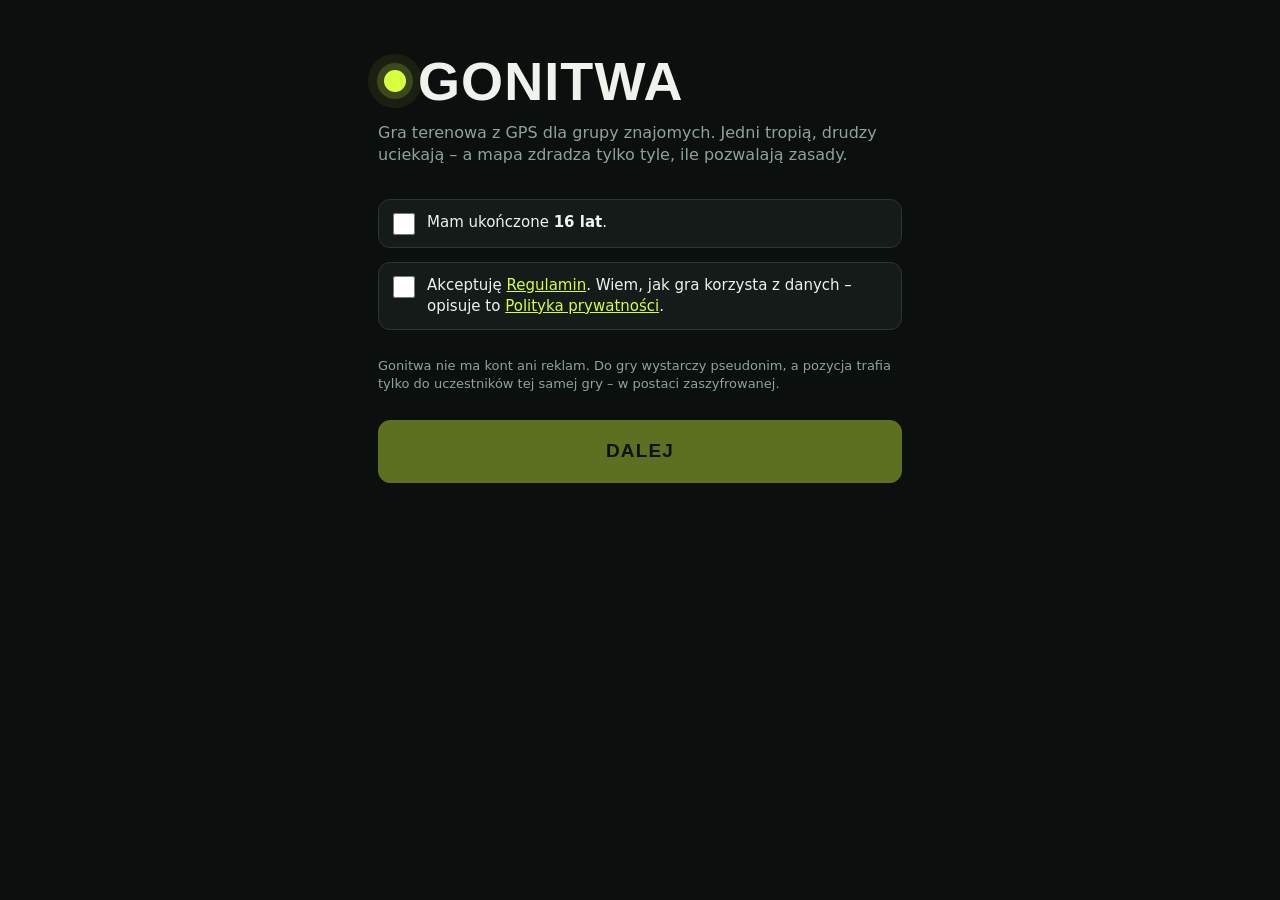
<file: index.html>
<!DOCTYPE html>
<html lang="pl">
<head>
<meta charset="utf-8">
<meta name="viewport" content="width=device-width, initial-scale=1, maximum-scale=1, user-scalable=no, viewport-fit=cover">
<title>Gonitwa</title>
<link rel="apple-touch-icon" href="apple-touch-icon.png">
<link rel="icon" type="image/png" href="icon-192.png">
<link rel="manifest" href="manifest.webmanifest">
<meta name="description" content="Gonitwa – gra terenowa z GPS: tropiciele kontra zbiegowie.">
<meta name="theme-color" content="#0b0f0e">
<meta name="apple-mobile-web-app-capable" content="yes">
<meta name="mobile-web-app-capable" content="yes">
<meta name="apple-mobile-web-app-status-bar-style" content="black-translucent">
<meta name="apple-mobile-web-app-title" content="Gonitwa">
<style>
:root {
  --bg: #0b0f0e; --panel: #141b19; --panel2: #1c2623; --line: #2a3733;
  --text: #eef3ee; --dim: #8fa39b;
  --acid: #d7ff3e; --hunt: #ff6b3d; --run: #35e0c2; --danger: #ff3b5c;
  --cond: "Roboto Condensed", sans-serif-condensed, "Arial Narrow", sans-serif;
}
* { box-sizing: border-box; -webkit-tap-highlight-color: transparent; }
html, body { margin: 0; height: 100%; background: var(--bg); color: var(--text);
  font: 16px/1.4 Roboto, system-ui, sans-serif; overscroll-behavior: none; }
[hidden] { display: none !important; }
button, input, select { font: inherit; color: inherit; }
h1, h2, h3 { font-family: var(--cond); text-transform: uppercase; letter-spacing: .04em; margin: 0; }
.dim { color: var(--dim); }
.c-hunt { color: var(--hunt); } .c-run { color: var(--run); }
.center-text { text-align: center; }

.screen { display: none; min-height: 100%; padding: 20px 18px 28px; max-width: 560px; margin: 0 auto; }
.screen.on { display: block; }
.screen.center.on { display: flex; flex-direction: column; align-items: center; justify-content: center; gap: 14px; text-align: center; }

/* ---------- buttons & fields ---------- */
.btn { border: 1px solid var(--line); background: var(--panel2); border-radius: 12px; padding: 12px 16px;
  font-family: var(--cond); text-transform: uppercase; letter-spacing: .06em; font-weight: 700; font-size: 15px;
  position: relative; touch-action: manipulation; }
.btn:active { transform: translateY(1px); filter: brightness(1.15); }
.btn[disabled] { opacity: .4; }
.btn.acid { background: var(--acid); color: #10150a; border-color: var(--acid); }
.btn.danger { background: transparent; color: var(--danger); border-color: var(--danger); }
.btn.ghost { background: transparent; color: var(--dim); }
.btn.big { width: 100%; padding: 17px; font-size: 19px; }
.btn.small { padding: 8px 12px; font-size: 13px; border-radius: 10px; }
.field { display: block; margin: 22px 0 14px; }
.field span, .eyebrow { display: block; font-family: var(--cond); text-transform: uppercase; letter-spacing: .14em;
  font-size: 12px; color: var(--dim); margin-bottom: 6px; }
input[type=text], input:not([type]), .field input, .join-row input, .chat-form input {
  width: 100%; background: var(--panel); border: 1px solid var(--line); border-radius: 12px; padding: 14px;
  outline: none; }
input:focus { border-color: var(--acid); }
.error { background: rgba(255,59,92,.12); border: 1px solid rgba(255,59,92,.5); color: #ffc2cc;
  padding: 10px 12px; border-radius: 10px; margin: 12px 0; font-size: 14px; }
.card { background: var(--panel); border: 1px solid var(--acid); border-radius: 14px; padding: 14px; margin-top: 18px; }
.card p { margin: 6px 0 12px; color: var(--dim); font-size: 14px; }

/* ---------- home ---------- */
.home-top { padding: 34px 0 6px; }
.logo { font-family: var(--cond); font-weight: 900; font-size: 54px; letter-spacing: .02em; line-height: 1;
  display: flex; align-items: center; gap: 12px; }
.logo-dot { width: 22px; height: 22px; border-radius: 50%; background: var(--acid);
  box-shadow: 0 0 0 7px rgba(215,255,62,.18), 0 0 0 16px rgba(215,255,62,.07); margin-left: 6px; }
.tagline { color: var(--dim); margin: 14px 0 0; }
.or { display: flex; align-items: center; gap: 10px; color: var(--dim); font-size: 12px; margin: 22px 0 12px;
  font-family: var(--cond); text-transform: uppercase; letter-spacing: .14em; }
.or::before, .or::after { content: ""; flex: 1; height: 1px; background: var(--line); }
.join-row { display: flex; gap: 10px; }
.join-row input { flex: 1; font-family: var(--cond); font-weight: 700; font-size: 22px; letter-spacing: .3em;
  text-transform: uppercase; text-align: center; }
.how { margin-top: 26px; color: var(--dim); font-size: 14px; }
.how summary { font-family: var(--cond); text-transform: uppercase; letter-spacing: .14em; font-size: 12px; padding: 8px 0; }
.how ol { padding-left: 20px; } .how li { margin: 6px 0; }
.how .safe { border-left: 2px solid var(--acid); padding-left: 10px; }

.spinner { width: 46px; height: 46px; border-radius: 50%; border: 4px solid var(--line); border-top-color: var(--acid);
  animation: spin 1s linear infinite; }
@keyframes spin { to { transform: rotate(360deg); } }

/* ---------- lobby ---------- */
.lobby-head { display: flex; justify-content: space-between; align-items: flex-end; gap: 10px; }
.code { font-family: var(--cond); font-weight: 900; font-size: 46px; letter-spacing: .16em; color: var(--acid); line-height: 1; }
.head-actions { display: flex; gap: 8px; }
.offline-bar { background: var(--danger); color: #fff; text-align: center; padding: 6px; border-radius: 8px; margin-top: 10px; font-size: 13px; }
.teams { display: grid; grid-template-columns: 1fr 1fr; gap: 10px; margin-top: 18px; }
.team { background: var(--panel); border: 1px solid var(--line); border-radius: 14px; padding: 12px; display: flex; flex-direction: column; gap: 10px; min-height: 150px; }
.team h3 { font-size: 17px; display: flex; justify-content: space-between; }
.team.hunt { border-top: 3px solid var(--hunt); } .team.hunt h3 { color: var(--hunt); }
.team.run { border-top: 3px solid var(--run); } .team.run h3 { color: var(--run); }
.team .team-btn { margin-top: auto; }
.team .team-btn.mine { background: transparent; color: var(--dim); }
.chips { display: flex; flex-wrap: wrap; gap: 6px; }
.chip { background: var(--panel2); border: 1px solid var(--line); border-radius: 999px; padding: 5px 10px; font-size: 14px;
  display: inline-flex; align-items: center; gap: 5px; max-width: 100%; }
.chip.me { border-color: var(--acid); }
.chip.off { opacity: .45; }
.chip i { font-style: normal; color: var(--acid); font-size: 12px; }
.noteam { margin-top: 12px; }
.sec { font-size: 14px; color: var(--dim); letter-spacing: .14em; margin: 24px 0 8px; }
.settings, .summary { background: var(--panel); border: 1px solid var(--line); border-radius: 14px; padding: 4px 14px; }
.row { display: flex; align-items: center; justify-content: space-between; gap: 12px; padding: 11px 0; border-bottom: 1px solid var(--line); }
.row.col { flex-direction: column; align-items: stretch; gap: 6px; }
.settings > .row:last-child, .summary .row:last-child, #zone-opts > *:last-child, #shrink-opts > .row:last-child { border-bottom: 0; }
select { background: var(--panel2); border: 1px solid var(--line); border-radius: 10px; padding: 8px 10px; }
input[type=range] { width: 100%; accent-color: var(--acid); }
.sw { appearance: none; -webkit-appearance: none; width: 48px; height: 28px; border-radius: 999px; background: var(--line); position: relative; flex: none; transition: background .15s; }
.sw::after { content: ""; position: absolute; width: 22px; height: 22px; border-radius: 50%; background: #fff; top: 3px; left: 3px; transition: left .15s; }
.sw:checked { background: var(--acid); } .sw:checked::after { left: 23px; background: #10150a; }
.summary .row b { font-weight: 500; text-align: right; }
.map-box { position: relative; height: 260px; border-radius: 14px; overflow: hidden; border: 1px solid var(--line); margin: 12px 0 10px; }
.map-box canvas { width: 100%; height: 100%; display: block; }
.map-hint { position: absolute; left: 8px; top: 8px; background: rgba(11,15,14,.8); padding: 5px 9px; border-radius: 8px; font-size: 12px; pointer-events: none; }
.zoom { position: absolute; right: 8px; top: 8px; display: flex; flex-direction: column; gap: 6px; }
.zoom button { width: 40px; height: 40px; border-radius: 10px; border: 1px solid var(--line); background: rgba(20,27,25,.92); font-size: 20px; }
.chat-log { background: var(--panel); border: 1px solid var(--line); border-radius: 12px; padding: 8px 12px; max-height: 130px; overflow-y: auto; font-size: 14px; min-height: 44px; }
.chat-log.tall { max-height: 34vh; min-height: 90px; }
.chat-log p { margin: 4px 0; } .chat-log b { color: var(--acid); font-weight: 600; } .chat-log .mine b { color: var(--dim); }
.chat-log .empty { color: var(--dim); }
.chat-form { display: flex; gap: 8px; margin-top: 8px; }
.chat-form input { flex: 1; padding: 10px 12px; }
.lobby-foot { margin-top: 26px; display: flex; flex-direction: column; gap: 12px; }

/* ---------- game ---------- */
.screen.game { padding: 0; max-width: none; position: fixed; inset: 0; }
#game-map { position: absolute; inset: 0; width: 100%; height: 100%; }
.hud { position: absolute; left: 0; right: 0; top: 0; padding: 10px 10px 0; pointer-events: none;
  background: linear-gradient(rgba(11,15,14,.92), rgba(11,15,14,0)); padding-bottom: 26px; }
.hud-row { display: grid; grid-template-columns: 1fr auto 1fr; align-items: center; gap: 8px; }
.role { justify-self: start; font-family: var(--cond); font-weight: 900; text-transform: uppercase; letter-spacing: .1em;
  font-size: 14px; padding: 6px 10px; border-radius: 8px; background: var(--panel2); }
.role.H { background: var(--hunt); color: #1b0a04; } .role.R { background: var(--run); color: #03201b; }
.role.out { background: var(--line); color: var(--dim); }
.timer { text-align: center; line-height: 1; }
.timer b { font-family: var(--cond); font-weight: 900; font-size: 44px; font-variant-numeric: tabular-nums; }
.timer span { display: block; font-family: var(--cond); text-transform: uppercase; letter-spacing: .14em; font-size: 11px; color: var(--dim); margin-top: 2px; }
.alive { justify-self: end; text-align: right; line-height: 1.1; }
.alive b { font-family: var(--cond); font-weight: 900; font-size: 24px; color: var(--run); }
.alive span { display: block; font-size: 10px; color: var(--dim); text-transform: uppercase; letter-spacing: .1em; font-family: var(--cond); }
.chip-row { display: flex; justify-content: center; flex-wrap: wrap; gap: 6px; margin-top: 8px; }
.hchip { background: rgba(20,27,25,.92); border: 1px solid var(--line); border-radius: 999px; padding: 4px 10px; font-size: 13px;
  font-variant-numeric: tabular-nums; }
.hchip b { color: var(--acid); } .hchip.bad { border-color: var(--danger); color: #ffc2cc; }
.banner { margin: 10px auto 0; max-width: 460px; text-align: center; padding: 10px 12px; border-radius: 12px; font-weight: 600;
  background: rgba(20,27,25,.95); border: 1px solid var(--acid); }
.banner.bad { background: var(--danger); border-color: var(--danger); color: #fff; animation: pulse 1s ease-in-out infinite; }
@keyframes pulse { 50% { filter: brightness(1.3); } }
.game-zoom { top: auto; bottom: 150px; }
.bottom { position: absolute; left: 0; right: 0; bottom: 0; padding: 30px 10px 12px; display: flex; flex-direction: column; gap: 8px;
  background: linear-gradient(rgba(11,15,14,0), rgba(11,15,14,.94) 45%); }
.bottom-row { display: grid; grid-template-columns: 1fr 1fr; gap: 8px; }
.btn.hold { background: var(--danger); border-color: var(--danger); color: #fff; padding: 16px; font-size: 18px; overflow: hidden; user-select: none; -webkit-user-select: none; }
.btn.hold small { display: block; font-size: 11px; opacity: .8; letter-spacing: .14em; font-weight: 400; }
.hold-fill { position: absolute; inset: 0; background: rgba(255,255,255,.35); transform: scaleX(0); transform-origin: left; }
.btn.hold.holding .hold-fill { transform: scaleX(1); transition: transform 1.2s linear; }
.hold-label { position: relative; }
.badge { position: absolute; top: -6px; right: -4px; background: var(--acid); color: #10150a; border-radius: 999px; min-width: 20px; height: 20px;
  font-size: 12px; line-height: 20px; padding: 0 5px; }
.toast { position: absolute; left: 12px; right: 12px; bottom: 150px; margin: 0 auto; max-width: 440px; background: rgba(20,27,25,.97);
  border: 1px solid var(--acid); border-radius: 12px; padding: 10px 14px; text-align: center; font-size: 15px; pointer-events: none; }
.overlay { position: absolute; inset: 0; background: rgba(11,15,14,.88); display: flex; align-items: center; justify-content: center; text-align: center; }
.overlay span { display: block; font-family: var(--cond); text-transform: uppercase; letter-spacing: .2em; color: var(--dim); }
.overlay b { display: block; font-family: var(--cond); font-weight: 900; font-size: 150px; line-height: 1; color: var(--acid); }
.overlay em { font-style: normal; font-family: var(--cond); font-weight: 900; text-transform: uppercase; letter-spacing: .08em; font-size: 26px; }

/* ---------- end ---------- */
.result { padding: 26px 0 6px; }
.result h1 { font-size: 44px; font-weight: 900; line-height: 1; }
.result.H h1 { color: var(--hunt); } .result.R h1 { color: var(--run); }
.result p { color: var(--dim); margin: 10px 0 0; }
.end-map { height: 200px; }
.table { background: var(--panel); border: 1px solid var(--line); border-radius: 14px; padding: 2px 14px; }
.trow { display: flex; align-items: center; justify-content: space-between; gap: 10px; padding: 11px 0; border-bottom: 1px solid var(--line); }
.trow:last-child { border-bottom: 0; }
.trow .who { display: flex; align-items: center; gap: 8px; min-width: 0; }
.trow .who span { overflow: hidden; text-overflow: ellipsis; white-space: nowrap; }
.dot { width: 10px; height: 10px; border-radius: 50%; flex: none; background: var(--line); }
.dot.H { background: var(--hunt); } .dot.R { background: var(--run); }
.tag { font-family: var(--cond); text-transform: uppercase; letter-spacing: .08em; font-size: 12px; color: var(--dim); white-space: nowrap; }
.tag.ok { color: var(--run); } .tag.bad { color: var(--danger); }
.trow.off { opacity: .5; }

/* ---------- sheets ---------- */
.scrim { position: fixed; inset: 0; background: rgba(0,0,0,.55); z-index: 20; }
.sheet { position: fixed; left: 0; right: 0; bottom: 0; z-index: 21; background: var(--bg); border-top: 1px solid var(--line);
  border-radius: 18px 18px 0 0; padding: 14px 16px 18px; max-height: 82vh; overflow-y: auto; max-width: 560px; margin: 0 auto; }
.sheet-head { display: flex; justify-content: space-between; align-items: center; margin-bottom: 10px;
  font-family: var(--cond); text-transform: uppercase; letter-spacing: .1em; font-size: 18px; }
.x { background: none; border: 0; font-size: 20px; padding: 6px 10px; color: var(--dim); }
.sheet-foot { display: flex; flex-direction: column; gap: 8px; margin-top: 14px; }
.quick { display: flex; flex-wrap: wrap; gap: 6px; margin-top: 8px; }
.quick button { background: var(--panel2); border: 1px solid var(--line); border-radius: 999px; padding: 6px 11px; font-size: 13px; }
.feed { margin-top: 12px; font-size: 13px; color: var(--dim); }
.feed p { margin: 3px 0; }

#conn-sub { white-space: pre-line; font-size: 13px; max-width: 320px; word-break: break-word; }

/* Start / leave buttons stay reachable without scrolling the whole lobby. */
.lobby-foot { position: sticky; bottom: 0; padding: 18px 0 12px; margin-bottom: -12px;
  background: linear-gradient(rgba(11,15,14,0), var(--bg) 26%); z-index: 5; }

/* notch / home-indicator safe areas (iPhone, edge-to-edge browsers) */
.screen { padding-top: calc(20px + env(safe-area-inset-top)); padding-bottom: calc(28px + env(safe-area-inset-bottom)); }
.screen.game { padding: 0; }
.hud { padding-top: calc(10px + env(safe-area-inset-top)); }
.bottom { padding-bottom: calc(12px + env(safe-area-inset-bottom)); }
.sheet { padding-bottom: calc(18px + env(safe-area-inset-bottom)); }
.web-note { color: var(--dim); font-size: 13px; border-left: 2px solid var(--acid); padding-left: 10px; margin-top: 18px; }

/* ---------- first run, disclosure, about ---------- */
.small { font-size: 13px; }
a { color: var(--acid); }
.consent { margin-top: 26px; display: flex; flex-direction: column; gap: 14px; }
.check { display: flex; gap: 12px; align-items: flex-start; background: var(--panel); border: 1px solid var(--line);
  border-radius: 12px; padding: 12px 14px; font-size: 15px; }
.check input { width: 22px; height: 22px; flex: none; margin: 1px 0 0; accent-color: var(--acid); }
#perm-text p { margin: 8px 0; color: var(--text); font-size: 14px; }
#perm-text ul { margin: 6px 0 10px; padding-left: 18px; color: var(--dim); font-size: 13px; }
#perm-text li { margin: 4px 0; }
.perm-actions { display: flex; gap: 8px; }
.card.flash { animation: flash .9s ease-out 2; }
@keyframes flash { 30% { box-shadow: 0 0 0 4px rgba(215,255,62,.45); } }
.home-links { text-align: center; font-size: 13px; color: var(--dim); margin-top: 26px; }
.home-links a { color: var(--dim); }
.row-note { margin: -4px 0 0; padding: 0 0 10px; font-size: 12px; color: var(--dim); border-bottom: 1px solid var(--line); }
.about p { margin: 8px 0; }
.about .btn { width: 100%; margin: 6px 0 4px; }
.attrib { position: absolute; right: 0; bottom: 0; z-index: 2; max-width: 92%; padding: 2px 6px; border-radius: 6px 0 0 0;
  background: rgba(11,15,14,.72); color: #cfd8d3; font: 10px/1.35 Roboto, system-ui, sans-serif; text-align: right; }
.attrib a { color: #cfd8d3; text-decoration: underline; }
.screen.game .attrib { z-index: 4; bottom: env(safe-area-inset-bottom); }
.screen.game .bottom { padding-bottom: calc(26px + env(safe-area-inset-bottom)); }
/* 8-character codes: the code gets its own line, the buttons go below it */
.lobby-head { flex-wrap: wrap; align-items: flex-end; }
.lobby-head > div:first-child { flex: 1 1 100%; }
.code { font-size: 42px; letter-spacing: .12em; white-space: nowrap; }
.head-actions { margin-left: auto; }

</style>
</head>
<body>

<!-- ============ FIRST RUN ============ -->
<section id="s-welcome" class="screen">
  <div class="home-top">
    <div class="logo"><span class="logo-dot"></span>GONITWA</div>
    <p class="tagline">Gra terenowa z GPS dla grupy znajomych. Jedni tropią, drudzy uciekają – a mapa zdradza tylko tyle, ile pozwalają zasady.</p>
  </div>
  <div class="consent">
    <label class="check"><input type="checkbox" id="c-age"><span>Mam ukończone <b>16 lat</b>.</span></label>
    <label class="check"><input type="checkbox" id="c-terms"><span>Akceptuję <a href="legal/regulamin.html" data-doc>Regulamin</a>. Wiem, jak gra korzysta z danych – opisuje to <a href="legal/prywatnosc.html" data-doc>Polityka prywatności</a>.</span></label>
    <p class="dim small">Gonitwa nie ma kont ani reklam. Do gry wystarczy pseudonim, a pozycja trafia tylko do uczestników tej samej gry – w postaci zaszyfrowanej.</p>
    <button class="btn acid big" id="c-ok" disabled>Dalej</button>
  </div>
</section>

<!-- ============ HOME ============ -->
<section id="s-home" class="screen">
  <div class="home-top">
    <div class="logo"><span class="logo-dot"></span>GONITWA</div>
    <p class="tagline">Podchody z GPS-em: <b class="c-hunt">tropiciele</b> kontra <b class="c-run">zbiegowie</b>.</p>
  </div>
  <div class="card" id="perm-card" hidden>
    <b id="perm-title">Lokalizacja w czasie gry</b>
    <div id="perm-text"></div>
    <div class="perm-actions">
      <button class="btn acid" id="perm-btn">Zgadzam się</button>
    </div>
  </div>
  <label class="field">
    <span>Twój pseudonim</span>
    <input id="name" maxlength="16" autocomplete="off" placeholder="np. Szybki Lis">
  </label>
  <button class="btn acid big" id="create">Nowa gra</button>
  <div class="or"><span>masz kod? dołącz</span></div>
  <div class="join-row">
    <input id="code" maxlength="9" autocomplete="off" autocapitalize="characters" spellcheck="false" placeholder="KOD GRY">
    <button class="btn" id="join">Dołącz</button>
  </div>
  <div class="error" id="home-error" hidden></div>
  <p class="web-note" id="web-note" hidden>Grasz w przeglądarce: przez całą rundę ta karta musi być otwarta, a ekran włączony. Po zablokowaniu telefonu przeglądarka przestaje podawać pozycję i drużyna Cię zgubi.</p>
  <details class="how">
    <summary>Zasady w skrócie</summary>
    <ol>
      <li><b>Zbierzcie ekipę.</b> Prowadzący zakłada grę i wysyła reszcie kod albo link. Każdy wybiera stronę: <b class="c-hunt">tropiciele</b> lub <b class="c-run">zbiegowie</b>.</li>
      <li><b>Czas na ukrycie.</b> Po starcie zbiegowie mają chwilę przewagi, a tropiciele czekają na sygnał.</li>
      <li><b>Pościg.</b> Tropiciele nie śledzą zbiegów bez przerwy. Co pewien czas dostają <b>namiar</b> – pozycję każdego zbiega z tamtej chwili. Swoją drużynę każdy widzi na bieżąco.</li>
      <li><b>Teren gry.</b> Prowadzący może zaznaczyć na mapie koło, które z czasem się kurczy. Kto zostanie poza nim zbyt długo, pokazuje się tropicielom na bieżąco.</li>
      <li><b>Dopadnięty?</b> Gdy tropiciel Cię dotknie, przytrzymaj „Dopadli mnie”. W trybie Przemiana przechodzisz wtedy do tropicieli.</li>
      <li><b>Wynik.</b> Zbiegowie wygrywają, gdy choć jeden przetrwa do końca czasu. Tropiciele – gdy dopadną wszystkich.</li>
    </ol>
    <p class="safe">Gonitwa toczy się w prawdziwym świecie. Wybierzcie bezpieczne miejsce, przed biegiem przez jezdnię zawsze się zatrzymaj, omijajcie tory, budowy, wodę i cudze posesje i nie patrz w telefon w biegu. Każdy gra na własną odpowiedzialność.</p>
  </details>
  <p class="home-links"><a href="#" id="open-about">O aplikacji</a> · <a href="legal/regulamin.html" data-doc>Regulamin</a> · <a href="legal/prywatnosc.html" data-doc>Prywatność</a></p>
</section>

<!-- ============ CONNECTING ============ -->
<section id="s-connecting" class="screen center">
  <div class="spinner"></div>
  <h2 id="conn-title">Łączenie…</h2>
  <p class="dim" id="conn-sub"></p>
  <div class="error" id="conn-error" hidden></div>
  <button class="btn" id="conn-cancel">Anuluj</button>
</section>

<!-- ============ LOBBY ============ -->
<section id="s-lobby" class="screen">
  <header class="lobby-head">
    <div>
      <div class="eyebrow">Kod gry</div>
      <div class="code" id="lobby-code">---- ----</div>
    </div>
    <div class="head-actions">
      <button class="btn small" id="share">Zaproś</button>
      <button class="btn small ghost" id="lobby-leave">Wyjdź</button>
    </div>
  </header>
  <div class="offline-bar" id="lobby-offline" hidden>Brak połączenia – ponawiam…</div>
  <div class="error" id="lobby-error" hidden></div>

  <div class="teams">
    <div class="team hunt">
      <h3>Tropiciele <span id="cnt-h"></span></h3>
      <div class="chips" id="team-h"></div>
      <button class="btn small team-btn" data-team="H">Wybieram</button>
    </div>
    <div class="team run">
      <h3>Zbiegowie <span id="cnt-r"></span></h3>
      <div class="chips" id="team-r"></div>
      <button class="btn small team-btn" data-team="R">Wybieram</button>
    </div>
  </div>
  <div class="noteam" id="noteam-wrap" hidden>
    <span class="eyebrow">Jeszcze bez strony</span>
    <div class="chips" id="team-none"></div>
  </div>

  <h3 class="sec">Ustawienia rundy</h3>
  <div id="settings-host" class="settings" hidden>
    <label class="row"><span>Tryb gry</span>
      <select id="set-mode"><option value="0">Do ostatniego</option><option value="1">Przemiana</option></select></label>
    <p class="row-note" id="mode-note"></p>
    <label class="row"><span>Długość rundy</span>
      <select id="set-round"></select></label>
    <label class="row"><span>Czas na ukrycie</span>
      <select id="set-head"></select></label>
    <label class="row"><span>Namiar na zbiegów</span>
      <select id="set-ping"></select></label>
    <label class="row"><span>Teren gry</span>
      <input type="checkbox" id="set-zone" class="sw"></label>
    <div id="zone-opts" hidden>
      <label class="row col"><span>Promień terenu: <b id="lbl-radius"></b></span>
        <input type="range" id="set-radius" min="50" max="2000" step="10"></label>
      <label class="row"><span>Czas na powrót na teren</span>
        <select id="set-grace"></select></label>
      <label class="row"><span>Teren się kurczy</span>
        <input type="checkbox" id="set-shrink" class="sw"></label>
      <div id="shrink-opts" hidden>
        <label class="row"><span>Kurczy się co</span>
          <select id="set-shrinksec"></select></label>
        <label class="row col"><span>Promień końcowy: <b id="lbl-final"></b></span>
          <input type="range" id="set-final" min="20" max="2000" step="10"></label>
      </div>
    </div>
  </div>
  <div id="settings-guest" class="summary" hidden></div>

  <div id="zone-map-wrap" hidden>
    <div class="map-box"><canvas id="zone-map"></canvas>
      <div class="map-hint" id="zone-hint"></div>
      <div class="zoom"><button data-z="1">+</button><button data-z="-1">−</button></div>
    </div>
    <button class="btn small" id="zone-here" hidden>Środek tam, gdzie stoję</button>
  </div>

  <h3 class="sec">Czat</h3>
  <div class="chat-log" id="lobby-chat"></div>
  <form class="chat-form" id="lobby-chat-form">
    <input id="lobby-chat-input" maxlength="200" autocomplete="off" placeholder="Napisz do wszystkich…">
    <button class="btn small" type="submit">Wyślij</button>
  </form>

  <div class="lobby-foot">
    <button class="btn acid big" id="start" hidden>Zaczynamy</button>
    <p class="dim center-text" id="wait-host" hidden></p>
  </div>
</section>

<!-- ============ GAME ============ -->
<section id="s-game" class="screen game">
  <canvas id="game-map"></canvas>
  <div class="hud">
    <div class="hud-row">
      <div class="role" id="hud-role"></div>
      <div class="timer"><b id="hud-time">0:00</b><span id="hud-time-label"></span></div>
      <div class="alive"><b id="hud-alive"></b><span>zbiegów w grze</span></div>
    </div>
    <div class="chip-row" id="hud-chips"></div>
    <div class="banner" id="hud-banner" hidden></div>
  </div>
  <div class="zoom game-zoom"><button data-z="1">+</button><button data-z="-1">−</button><button id="follow" title="Wyśrodkuj na mnie">◎</button></div>
  <div class="toast" id="toast" hidden></div>
  <div class="bottom">
    <button class="btn hold" id="tagged" hidden><span class="hold-fill"></span><span class="hold-label">Dopadli mnie <small>przytrzymaj</small></span></button>
    <div class="bottom-row">
      <button class="btn" id="open-chat">Czat<span class="badge" id="chat-badge" hidden></span></button>
      <button class="btn" id="open-roster">Gracze</button>
    </div>
  </div>
  <div class="overlay" id="countdown" hidden><div><span id="countdown-label">Start za</span><b id="countdown-num">5</b><em id="countdown-role"></em></div></div>
</section>

<!-- ============ END ============ -->
<section id="s-end" class="screen">
  <div class="result" id="end-result">
    <div class="eyebrow" id="end-round"></div>
    <h1 id="end-title"></h1>
    <p id="end-sub"></p>
  </div>
  <div class="map-box end-map"><canvas id="end-map"></canvas></div>
  <h3 class="sec">Zbiegowie</h3>
  <div class="table" id="end-runners"></div>
  <h3 class="sec">Tropiciele</h3>
  <div class="chips" id="end-hunters"></div>
  <div class="lobby-foot">
    <button class="btn acid big" id="end-lobby" hidden>Kolejna runda</button>
    <p class="dim center-text" id="end-wait" hidden>Prowadzący zdecyduje, czy gracie dalej.</p>
    <button class="btn ghost" id="end-leave">Wyjdź z gry</button>
  </div>
</section>

<!-- ============ SHEETS ============ -->
<div class="scrim" id="scrim" hidden></div>
<div class="sheet" id="sheet-chat" hidden>
  <div class="sheet-head"><b id="chat-title">Czat drużyny</b><button class="x" data-close>✕</button></div>
  <div class="chat-log tall" id="game-chat"></div>
  <div class="quick" id="quick"></div>
  <form class="chat-form" id="game-chat-form">
    <input id="game-chat-input" maxlength="200" autocomplete="off" placeholder="Wiadomość do drużyny…">
    <button class="btn small" type="submit">Wyślij</button>
  </form>
</div>
<div class="sheet" id="sheet-roster" hidden>
  <div class="sheet-head"><b>Gracze</b><button class="x" data-close>✕</button></div>
  <div class="table" id="roster"></div>
  <div class="feed" id="feed"></div>
  <div class="sheet-foot">
    <button class="btn danger" id="end-round-btn" hidden>Zakończ rundę</button>
    <button class="btn ghost" id="game-leave">Wyjdź z gry</button>
  </div>
</div>
<div class="sheet" id="sheet-player" hidden>
  <div class="sheet-head"><b id="player-name"></b><button class="x" data-close>✕</button></div>
  <div class="sheet-foot" id="player-actions"></div>
</div>
<div class="sheet" id="sheet-about" hidden>
  <div class="sheet-head"><b>O aplikacji</b><button class="x" data-close>✕</button></div>
  <div class="about">
    <p><b>Gonitwa</b> <span class="dim" id="about-version"></span><br>Gra terenowa z GPS: tropiciele kontra zbiegowie.</p>
    <p id="about-contact" hidden></p>
    <p><a href="legal/regulamin.html" data-doc>Regulamin</a> · <a href="legal/prywatnosc.html" data-doc>Polityka prywatności</a></p>
    <h3 class="sec">Twoje dane</h3>
    <p class="dim small">Nie ma kont. Na tym urządzeniu zapisane są tylko: pseudonim, kod ostatniej gry, ustawienia rundy i Twoje zgody. Dane gry na serwerze są zaszyfrowane kluczem, którego serwer nie zna, i wygasają najpóźniej po 24 godzinach.</p>
    <button class="btn danger" id="wipe">Usuń moje dane z tego urządzenia</button>
    <h3 class="sec">Mapa i licencje</h3>
    <p class="dim small" id="about-map"></p>
    <p class="dim small">Kod aplikacji, wygląd i teksty: własne. Nie używamy zewnętrznych bibliotek ani czcionek do pobrania.</p>
  </div>
</div>

<script>
window.GONITWA_CONFIG = {"servers": [{"tcp": "tls://broker.emqx.io:8883", "ws": "wss://broker.emqx.io:8084/mqtt"}, {"tcp": "tls://broker.hivemq.com:8883", "ws": "wss://broker.hivemq.com:8884/mqtt"}, {"tcp": "tcp://test.mosquitto.org:1883", "ws": "wss://test.mosquitto.org:8081/mqtt"}, {"tcp": "tcp://broker.emqx.io:1883", "ws": "wss://broker.emqx.io:8084/mqtt"}, {"tcp": "tcp://broker.hivemq.com:1883", "ws": "wss://broker.hivemq.com:8884/mqtt"}, {"tcp": "tcp://test.mosquitto.org:1883", "ws": "wss://test.mosquitto.org:8081/mqtt"}], "create": [0, 1, 2], "map": {"type": "vector", "tilejson": "https://tiles.openfreemap.org/planet", "credits": [["OpenFreeMap", "https://openfreemap.org"], ["© OpenMapTiles", "https://www.openmaptiles.org/"], ["Dane z OpenStreetMap", "https://www.openstreetmap.org/copyright"]]}, "webUrl": "https://jestewole-ops.github.io/gonitwa/", "contact": "gonitwa.biznes@gmail.com", "version": "1.0.0 (web)"};
</script>
<script>
/* Gonitwa – browser engine (iPhone / any browser). A JavaScript port of pl.gonitwa.core.GameEngine that
 * speaks exactly the same protocol as the Android app (same brokers, topics, AES-GCM key from the game code),
 * so browser players and Android players meet in the same game. Exposes the same "Native" bridge the UI uses. */
(function () {
  'use strict';
  if (window.Native) return;                                   // inside the Android app: the real engine is used
  var qs = new URLSearchParams(location.search);
  if (qs.get('s')) return;                                     // desktop test harness drives the Java engine instead

  var HUNTER = 'H', RUNNER = 'R';
  var NONE = 0, CREATING = 1, JOINING = 2, IN = 3;
  var SYNC_MS = 1800, COUNTDOWN_MS = 8000;
  var ALPHABET = 'ABCDEFGHJKLMNPQRSTUVWXYZ23456789', CODE_LEN = 8, ITERATIONS = 100000;
  var TOPIC_ROOT = 'gnt2/', EXPIRY_S = 24 * 3600;
  // Servers come from config.json (inlined by the web build as window.GONITWA_CONFIG). Index N here must be
  // the same server as index N in the Android app, which reads the same file: the game code encodes the index.
  var CFG = window.GONITWA_CONFIG || {};
  var SERVERS = (CFG.servers || []).filter(function (x) { return x && x.ws; });
  if (!SERVERS.length) SERVERS = [{ ws: 'wss://broker.emqx.io:8084/mqtt' }];
  var CREATE_ORDER = (CFG.create || [0]).filter(function (i) { return i >= 0 && i < SERVERS.length; });
  if (!CREATE_ORDER.length) CREATE_ORDER = [0];
  if (qs.get('ws')) {                                         // tests: every index points at one local broker
    SERVERS = SERVERS.map(function () { return { ws: qs.get('ws'), user: qs.get('u') || '', pass: qs.get('p') || '' }; });
  }
  var ENDPOINTS = SERVERS.map(function (x) { return x.ws; });
  var enc = new TextEncoder(), dec = new TextDecoder();

  // ------------------------------------------------------------------ storage
  var mem = {};
  function load(k) { try { var v = localStorage.getItem('gonitwa.' + k); return v == null ? (k in mem ? mem[k] : null) : v; } catch (e) { return k in mem ? mem[k] : null; } }
  function save(k, v) {
    if (v == null) { delete mem[k]; try { localStorage.removeItem('gonitwa.' + k); } catch (e) { } return; }
    mem[k] = v; try { localStorage.setItem('gonitwa.' + k, v); } catch (e) { /* private mode */ }
  }
  function now() { return Date.now(); }
  function clamp(v, lo, hi) { return Math.max(lo, Math.min(hi, v)); }
  function int(m, k, d) { var v = m ? m[k] : undefined; return typeof v === 'number' && isFinite(v) ? Math.trunc(v) : d; }
  function num(m, k, d) { var v = m ? m[k] : undefined; return typeof v === 'number' && isFinite(v) ? v : d; }
  function str(m, k, d) { var v = m ? m[k] : undefined; return typeof v === 'string' ? v : d; }
  function bool(m, k, d) { var v = m ? m[k] : undefined; return typeof v === 'boolean' ? v : d; }
  function hex(buf) { var b = new Uint8Array(buf), s = ''; for (var i = 0; i < b.length; i++) s += (b[i] < 16 ? '0' : '') + b[i].toString(16); return s; }
  function randomId(n) { var b = new Uint8Array(Math.ceil(n / 2)); crypto.getRandomValues(b); return hex(b).substring(0, n); }
  function rnd(n) { var b = new Uint32Array(1); crypto.getRandomValues(b); return b[0] % n; }
  function distance(lat1, lon1, lat2, lon2) {
    var r = 6371000, p1 = lat1 * Math.PI / 180, p2 = lat2 * Math.PI / 180, dp = p2 - p1, dl = (lon2 - lon1) * Math.PI / 180;
    var a = Math.sin(dp / 2) * Math.sin(dp / 2) + Math.cos(p1) * Math.cos(p2) * Math.sin(dl / 2) * Math.sin(dl / 2);
    return 2 * r * Math.asin(Math.min(1, Math.sqrt(a)));
  }

  // ------------------------------------------------------------------ code + crypto
  function newCode(brokerIdx, count) {
    var first;
    do { first = rnd(ALPHABET.length); } while (first % count !== brokerIdx);
    var s = ALPHABET.charAt(first);
    for (var i = 1; i < CODE_LEN; i++) s += ALPHABET.charAt(rnd(ALPHABET.length));
    return s;
  }
  function prettyCode(c) { return c && c.length === CODE_LEN ? c.substring(0, 4) + ' ' + c.substring(4) : c; }
  function brokerIndex(code, count) { var i = ALPHABET.indexOf(code.charAt(0)); return i < 0 ? 0 : i % count; }
  function normalizeCode(raw) {
    if (raw == null) return null;
    var s = '', up = String(raw).toUpperCase();
    for (var i = 0; i < up.length; i++) {
      var ch = up.charAt(i);
      if (ch === ' ' || ch === '-' || ch === '\u00b7') continue;
      if (ALPHABET.indexOf(ch) < 0) return null;
      s += ch;
    }
    return s.length === CODE_LEN ? s : null;
  }
  function bytes(a, b) { var r = new Uint8Array(a.length + b.length); r.set(a, 0); r.set(b, a.length); return r; }
  /** Same derivation as Crypto.java: PBKDF2-HMAC-SHA256(code) -> SHA-256 of labelled master -> AES key, topic. */
  var cryptoCache = {};
  function makeCrypto(code) {
    if (cryptoCache[code]) return cryptoCache[code];
    var p = crypto.subtle.importKey('raw', enc.encode(code), 'PBKDF2', false, ['deriveBits']).then(function (pk) {
      return crypto.subtle.deriveBits({ name: 'PBKDF2', salt: enc.encode('gonitwa-v2'), iterations: ITERATIONS, hash: 'SHA-256' }, pk, 256);
    }).then(function (master) {
      var m = new Uint8Array(master);
      return Promise.all([
        crypto.subtle.digest('SHA-256', bytes(enc.encode('gonitwa-key-v2:'), m)),
        crypto.subtle.digest('SHA-256', bytes(enc.encode('gonitwa-topic-v2:'), m))
      ]);
    }).then(function (r) {
      return crypto.subtle.importKey('raw', r[0], 'AES-GCM', false, ['encrypt', 'decrypt']).then(function (key) {
        return {
          topicId: hex(r[1]).substring(0, 24),
          encrypt: function (plain) {
            var iv = new Uint8Array(12);
            crypto.getRandomValues(iv);
            return crypto.subtle.encrypt({ name: 'AES-GCM', iv: iv, tagLength: 128 }, key, enc.encode(plain)).then(function (ct) {
              var out = new Uint8Array(12 + ct.byteLength);
              out.set(iv, 0); out.set(new Uint8Array(ct), 12);
              return out;
            });
          },
          decrypt: function (data) {
            if (!data || data.length < 28) return Promise.resolve(null);
            return crypto.subtle.decrypt({ name: 'AES-GCM', iv: data.subarray(0, 12), tagLength: 128 }, key, data.subarray(12))
              .then(function (pt) { return dec.decode(pt); }, function () { return null; });
          }
        };
      });
    });
    cryptoCache[code] = p;
    p.catch(function () { delete cryptoCache[code]; });
    return p;
  }

  // ------------------------------------------------------------------ MQTT 5.0 over WebSocket (QoS 0)
  function mqttStr(s) { var b = enc.encode(s), r = new Uint8Array(b.length + 2); r[0] = b.length >> 8; r[1] = b.length & 255; r.set(b, 2); return r; }
  function packet(header, body) {
    var len = body.length, lenBytes = [];
    do { var d = len % 128; len = Math.floor(len / 128); if (len > 0) d |= 0x80; lenBytes.push(d); } while (len > 0);
    var out = new Uint8Array(1 + lenBytes.length + body.length);
    out[0] = header; out.set(lenBytes, 1); out.set(body, 1 + lenBytes.length);
    return out;
  }
  function concat(a, b) { var r = new Uint8Array(a.length + b.length); r.set(a, 0); r.set(b, a.length); return r; }

  function varInt(b, pos) {          // returns [value, next position]
    var v = 0, mult = 1;
    for (var k = 0; k < 4 && pos < b.length; k++) { var x = b[pos++]; v += (x & 0x7f) * mult; mult *= 128; if (!(x & 0x80)) break; }
    return [v, pos];
  }
  var EXPIRY_PROP = new Uint8Array([5, 0x02, (EXPIRY_S >>> 24) & 255, (EXPIRY_S >>> 16) & 255, (EXPIRY_S >>> 8) & 255, EXPIRY_S & 255]);

  function Link(server, clientId, filter, listener) {
    this.url = server.ws; this.user = server.user || ''; this.pass = server.pass || '';
    this.clientId = clientId; this.filter = filter; this.listener = listener;
    this.up = false; this.closed = false; this.dead = false; this.failures = 0;
    this.ws = null; this.buf = new Uint8Array(0); this.timer = null; this.ping = null; this.lastWrite = 0;
    this.inq = Promise.resolve();
  }
  Link.prototype.start = function () { this._connect(); };
  Link.prototype.isUp = function () { return this.up; };
  Link.prototype._connect = function () {
    if (this.closed) return;
    var self = this, ws;
    try { ws = new WebSocket(this.url, 'mqtt'); } catch (e) { this._down('WebSocket: ' + e.message); return; }
    this.ws = ws;
    ws.binaryType = 'arraybuffer';
    this.buf = new Uint8Array(0);
    var opened = false;
    var guard = setTimeout(function () { if (!self.up && ws === self.ws) { try { ws.close(); } catch (e) { } self._down('timeout'); } }, 9000);
    ws.onopen = function () {
      opened = true;
      var flags = 0x02 | (self.user ? 0x80 : 0) | (self.pass ? 0x40 : 0);   // clean start [+ user] [+ password]
      var vh = concat(concat(mqttStr('MQTT'), new Uint8Array([5, flags, 0, 30, 0])), mqttStr(self.clientId));
      if (self.user) vh = concat(vh, mqttStr(self.user));
      if (self.pass) vh = concat(vh, mqttStr(self.pass));
      ws.send(packet(0x10, vh));
    };
    ws.onmessage = function (ev) {
      if (ws !== self.ws) return;
      self.buf = concat(self.buf, new Uint8Array(ev.data));
      self._drain();
    };
    ws.onerror = function () { /* onclose follows */ };
    ws.onclose = function (ev) {
      clearTimeout(guard);
      if (ws !== self.ws) return;
      self._down(self.refused || (opened ? 'połączenie zamknięte (' + ev.code + ')' : 'nie można połączyć'));
      self.refused = '';
    };
  };
  Link.prototype._drain = function () {
    var self = this;
    while (true) {
      var b = this.buf;
      if (b.length < 2) return;
      var len = 0, mult = 1, i = 1, done = false;
      for (; i < 5 && i < b.length; i++) { len += (b[i] & 0x7f) * mult; mult *= 128; if ((b[i] & 0x80) === 0) { done = true; i++; break; } }
      if (!done) { if (i >= 5) { this.ws.close(); } return; }
      if (b.length < i + len) return;
      var h = b[0], body = b.subarray(i, i + len);
      this.buf = b.subarray(i + len);
      var type = h >> 4;
      if (type === 2) {                                   // CONNACK: flags, reason, properties
        if (body.length < 2 || body[1] !== 0) { this.refused = 'serwer odrzucił połączenie (0x' + (body[1] || 0).toString(16) + ')'; this.ws.close(); return; }
        var sub = concat(concat(new Uint8Array([0, 1, 0]), mqttStr(this.filter)), new Uint8Array([0]));
        this.ws.send(packet(0x82, sub));
      } else if (type === 9) {                            // SUBACK: id, properties, reason codes
        var sp = varInt(body, 2), rc = body[sp[1] + sp[0]];
        if (rc === undefined || rc >= 0x80) { this.refused = 'subskrypcja odrzucona'; this.ws.close(); return; }
        this.up = true; this.failures = 0; this.lastWrite = now();
        clearInterval(this.ping);
        this.ping = setInterval(function () {
          if (self.up && now() - self.lastWrite >= 15000) { try { self.ws.send(new Uint8Array([0xC0, 0])); self.lastWrite = now(); } catch (e) { } }
        }, 5000);
        this.listener.onUp(this);
      } else if (type === 3) {                            // PUBLISH: topic, [id], properties, payload
        var qos = (h >> 1) & 3, tl = (body[0] << 8) | body[1];
        var topic = dec.decode(body.subarray(2, 2 + tl));
        var pp = varInt(body, 2 + tl + (qos > 0 ? 2 : 0));
        var payload = body.slice(pp[1] + pp[0]);
        this.listener.onMessage(this, topic, payload, (h & 1) !== 0);
      } else if (type === 14) {                           // DISCONNECT from the server
        this.refused = 'serwer rozłączył (0x' + (body[0] || 0).toString(16) + ')';
        this.ws.close(); return;
      }
    }
  };
  Link.prototype._down = function (why) {
    var wasUp = this.up, self = this;
    this.up = false;
    clearInterval(this.ping);
    if (this.ws) { this.ws.onclose = this.ws.onmessage = this.ws.onopen = null; try { this.ws.close(); } catch (e) { } this.ws = null; }
    if (this.closed) return;
    this.failures = wasUp ? 1 : this.failures + 1;
    this.listener.onDown(this, why);
    clearTimeout(this.timer);
    this.timer = setTimeout(function () { self._connect(); }, Math.min(8000, 1000 * this.failures));
  };
  Link.prototype.publish = function (topic, payload, retain) {
    if (!this.up || this.closed || !this.ws) return;
    try {
      this.ws.send(packet(0x30 | (retain ? 1 : 0), concat(concat(mqttStr(topic), EXPIRY_PROP), payload || new Uint8Array(0))));
      this.lastWrite = now();
    } catch (e) { /* will reconnect */ }
  };
  Link.prototype.close = function () {
    this.closed = true; this.up = false; this.dead = true;
    clearTimeout(this.timer); clearInterval(this.ping);
    var ws = this.ws;
    if (ws) {
      ws.onclose = ws.onmessage = null;
      setTimeout(function () { try { ws.send(new Uint8Array([0xE0, 0])); } catch (e) { } try { ws.close(); } catch (e) { } }, 300);
    }
  };

  // ------------------------------------------------------------------ settings / game records
  function defaults() {
    return { roundSec: 1500, headSec: 180, pingSec: 240, zoneOn: false, zLat: 0, zLon: 0, zRadius: 400,
      shrinkOn: false, shrinkSec: 360, zFinal: 150, graceSec: 45, convert: false };
  }
  function settingsFrom(m, base) {
    base = base || defaults();
    var s = {};
    s.roundSec = clamp(int(m, 'roundSec', base.roundSec), 10, 6 * 3600);
    s.headSec = clamp(int(m, 'headSec', base.headSec), 0, 3600);
    s.pingSec = clamp(int(m, 'pingSec', base.pingSec), 0, 3600);
    if (s.pingSec > 0 && s.pingSec < 5) s.pingSec = 5;
    s.zoneOn = bool(m, 'zoneOn', base.zoneOn);
    s.zLat = num(m, 'zLat', base.zLat);
    s.zLon = num(m, 'zLon', base.zLon);
    s.zRadius = clamp(int(m, 'zRadius', base.zRadius), 20, 20000);
    s.shrinkOn = bool(m, 'shrinkOn', base.shrinkOn);
    s.shrinkSec = clamp(int(m, 'shrinkSec', base.shrinkSec), 5, 3600);
    s.zFinal = clamp(int(m, 'zFinal', base.zFinal), 10, s.zRadius);
    s.graceSec = clamp(int(m, 'graceSec', base.graceSec), 0, 600);
    s.convert = bool(m, 'convert', base.convert);
    return s;
  }
  function newGame() { return { hostId: '', hostName: '', phase: 'lobby', round: 0, rev: 0, startAt: 0, endedAt: 0, winner: '', reason: '', s: defaults() }; }
  function gameFrom(m) {
    return { hostId: str(m, 'hostId', ''), hostName: str(m, 'hostName', ''), phase: str(m, 'phase', 'lobby'), round: int(m, 'round', 0),
      rev: int(m, 'rev', 0), startAt: int(m, 'startAt', 0), endedAt: int(m, 'endedAt', 0), winner: str(m, 'winner', ''),
      reason: str(m, 'reason', ''), s: settingsFrom(m && typeof m.s === 'object' ? m.s : null, null) };
  }
  function huntAt(g) { return g.startAt + g.s.headSec * 1000; }
  function endAt(g) { return huntAt(g) + g.s.roundSec * 1000; }
  function newPlayer(id, name) { return { id: id, name: name || '?', team: '', orig: '', alive: true, taggedAt: 0, round: 0, seq: 0, seenLocal: 0 }; }

  // ------------------------------------------------------------------ state
  var myId = load('pid');
  if (!myId || myId.length !== 10) { myId = randomId(10); save('pid', myId); }
  var myName = load('name') || '';
  var lastSettings = null;
  try { var ls = load('settings'); if (ls) lastSettings = settingsFrom(JSON.parse(ls), null); } catch (e) { lastSettings = null; }

  var mode = NONE, code = '', cr = null, base = '', link = null, epIdx = 0, createTry = 0;
  var attemptAt = 0, syncUntil = 0, collision = false, cycleFails = 0;
  var game = null, players = {}, me = newPlayer(myId, myName), pendingSelf = null;
  var locs = {}, pingRecs = {}, pingSnap = {}, outsideSince = {}, exposedSeen = {};
  var myFix = null, myFixLocal = 0;
  var offSamples = [], clockOffset = 0;
  var chat = [], feed = [], error = '', errorAt = 0, lastDown = '';
  var lastHeartbeat = 0, lastBeacon = 0, lastGamePub = 0, lastLocPub = 0;
  var announcedSub = '', lastPingIdx = 0, lastShrinkIdx = 0, endAnnouncedRound = -1, caughtTicks = 0;
  var meOutside = false, meExposed = false, lastInGame = false, lastRunning = false;

  // ------------------------------------------------------------------ platform (browser)
  var geo = { state: load('geo') === 'granted' ? 'granted' : 'unknown', watch: null };
  var wake = { want: false, lock: null };
  function alertUser(kind, text) {
    var p = kind === 'chat' ? [60] : kind === 'ping' ? [120, 120, 120] : kind === 'zone' ? [350, 150, 350]
      : kind === 'tag' ? [200, 100, 200, 100, 200] : kind === 'end' ? [700, 200, 700] : [400];
    try { if (navigator.vibrate) navigator.vibrate(p); } catch (e) { /* iOS has no vibration API */ }
    void text;
  }
  function onPos(pos) {
    geo.state = 'granted'; save('geo', 'granted');
    myFix = { lat: pos.coords.latitude, lon: pos.coords.longitude, acc: pos.coords.accuracy || 50, t: hostNow() };
    myFixLocal = now();
  }
  function onPosErr(err) { if (err && err.code === 1) { geo.state = 'denied'; save('geo', 'denied'); } }
  function startTracking() {
    if (geo.watch != null || !navigator.geolocation) return;
    geo.watch = navigator.geolocation.watchPosition(onPos, onPosErr, { enableHighAccuracy: true, maximumAge: 2000, timeout: 30000 });
  }
  function stopTracking() {
    if (geo.watch != null && navigator.geolocation) navigator.geolocation.clearWatch(geo.watch);
    geo.watch = null;
  }
  function applyWake() {
    if (!navigator.wakeLock) return;
    if (wake.want && !wake.lock && document.visibilityState === 'visible') {
      navigator.wakeLock.request('screen').then(function (l) {
        wake.lock = l;
        l.addEventListener('release', function () { wake.lock = null; });
        if (!wake.want) l.release();
      }, function () { });
    } else if (!wake.want && wake.lock) { wake.lock.release(); wake.lock = null; }
  }
  document.addEventListener('visibilitychange', function () { applyWake(); if (document.visibilityState === 'visible') tick(); });
  function sessionChanged(inGame) { if (inGame) startTracking(); else stopTracking(); }

  // ------------------------------------------------------------------ commands
  function command(json) {
    var m; try { m = JSON.parse(json); } catch (e) { return; }
    if (!m || typeof m !== 'object') return;
    var c = str(m, 'cmd', '');
    if (c === 'setName') setName(str(m, 'name', ''));
    else if (c === 'create') create();
    else if (c === 'join') join(str(m, 'code', ''));
    else if (c === 'leave') leave(null);
    else if (c === 'team') chooseTeam(str(m, 'team', ''));
    else if (c === 'settings') hostSettings(m.s && typeof m.s === 'object' ? m.s : null);
    else if (c === 'start') hostStart();
    else if (c === 'end') hostEnd();
    else if (c === 'lobby') hostLobby();
    else if (c === 'tagged') tagged();
    else if (c === 'chat') sendChat(str(m, 'text', ''));
    else if (c === 'assign') hostCmd(str(m, 'id', ''), { team: str(m, 'team', '') });
    else if (c === 'kick') hostCmd(str(m, 'id', ''), { kick: true });
    else if (c === 'revive') hostCmd(str(m, 'id', ''), { revive: true });
    else if (c === 'clearError') error = '';
    else if (c === 'consent') save('consent', String(int(m, 'v', 0)));
    else if (c === 'wipe') wipe();
  }
  /** "Delete my data from this device": leaves the game and forgets name, codes, settings and consent. */
  function wipe() {
    leave(null);
    ['name', 'lastCode', 'settings', 'consent', 'pid'].forEach(function (k) { save(k, null); });
    myName = ''; lastSettings = null; error = '';
  }
  function setName(name) {
    name = (name || '').trim();
    if (name.length > 16) name = name.substring(0, 16);
    myName = name; save('name', name);
    if (mode === IN) { me.name = name; if (isHost()) { game.hostName = name; publishGame(); } publishSelf(); }
  }
  function create() {
    if (mode !== NONE) return;
    if (!myName) { fail('Najpierw podaj swój pseudonim.'); return; }
    resetSession();
    mode = CREATING; createTry = 0; epIdx = CREATE_ORDER[0]; cycleFails = 0;
    openLink(newCode(epIdx, ENDPOINTS.length));
    notifySession();
  }
  function join(raw) {
    if (mode !== NONE) return;
    if (!myName) { fail('Najpierw podaj swój pseudonim.'); return; }
    var c = normalizeCode(raw);
    if (c == null) { fail('Kod gry ma ' + CODE_LEN + ' znaków – same litery i cyfry.'); return; }
    resetSession();
    mode = JOINING; epIdx = brokerIndex(c, ENDPOINTS.length);
    openLink(c);
    notifySession();
  }
  function leave(message) {
    if (mode === NONE) return;
    if (link) {
      link.dead = true;                                    // nothing queued earlier may land after the farewell
      if (mode === IN) {
        link.publish(base + 'p/' + myId, null, true);
        link.publish(base + 'pg/' + myId, null, true);
        if (isHost()) {
          for (var id in players) { link.publish(base + 'p/' + id, null, true); link.publish(base + 'pg/' + id, null, true); }
          link.publish(base + 'g', null, true);
        }
      }
      link.close(); link = null;
    }
    mode = NONE;
    resetSession();
    if (message != null) fail(message);
    notifySession();
  }
  function chooseTeam(team) {
    if (mode !== IN) return;
    if (team !== HUNTER && team !== RUNNER && team !== '') return;
    if (phase() !== 'lobby') { fail('Stronę można zmienić tylko przed startem rundy.'); return; }
    me.team = team; me.orig = team; publishSelf();
  }
  function hostSettings(s) {
    if (mode !== IN || !isHost() || !s || game.phase !== 'lobby') return;
    game.s = settingsFrom(s, game.s);
    lastSettings = game.s; save('settings', JSON.stringify(game.s));
    publishGame();
  }
  function hostStart() {
    if (mode !== IN || !isHost() || game.phase === 'running') return;
    var h = 0, r = 0;
    everyone().forEach(function (p) { if (p.team === HUNTER) h++; if (p.team === RUNNER) r++; });
    if (h < 1 || r < 1) { fail('Do startu potrzeba co najmniej jednego tropiciela i jednego zbiega.'); return; }
    if (game.s.zoneOn && game.s.zLat === 0 && game.s.zLon === 0) { fail('Wskaż na mapie środek terenu gry albo wyłącz teren.'); return; }
    game.round++; game.phase = 'running'; game.startAt = hostNow() + COUNTDOWN_MS;
    game.endedAt = 0; game.winner = ''; game.reason = '';
    publishGame(); onRoundChanged();
  }
  function hostEnd() {
    if (mode !== IN || !isHost() || game.phase !== 'running') return;
    var o = outcome();
    game.phase = 'ended'; game.endedAt = hostNow();
    game.winner = o ? o.winner : ''; game.reason = o ? o.reason : 'aborted';
    publishGame();
  }
  function hostLobby() {
    if (mode !== IN || !isHost()) return;
    if (game.phase === 'running' && outcome() == null) return;
    game.phase = 'lobby'; publishGame(); onLobby();
  }
  function tagged() {
    if (mode !== IN || phase() !== 'running') return;
    if (me.orig !== RUNNER || !me.alive) return;
    if (hostNow() < game.startAt) return;
    me.alive = false; me.taggedAt = hostNow();
    if (game.s.convert) me.team = HUNTER;
    publishSelf();
    sendRaw('pg/' + myId, null, true);
    say('tag', (game.s.convert ? 'Dołączasz do tropicieli. ' : 'Odpadasz z rundy. ') + leftText(aliveRunners()));
  }
  function sendChat(text) {
    if (mode !== IN || text == null) return;
    text = text.trim();
    if (!text) return;
    if (text.length > 200) text = text.substring(0, 200);
    var ph = phase();
    var scope = ph === 'lobby' || ph === 'ended' || !me.team ? '*' : me.team;
    var m = { from: myId, name: myName, scope: scope, text: text, t: hostNow() };
    addChat(m); send('c', m, false);
  }
  function hostCmd(id, body) {
    if (mode !== IN || !isHost() || !id) return;
    if (id === myId) { applyHostCmd(body); return; }
    body.h = myId;
    send('x/' + id, body, false);
    if (body.kick) { delete players[id]; sendRaw('p/' + id, null, true); sendRaw('pg/' + id, null, true); }
  }

  // ------------------------------------------------------------------ session plumbing
  function resetSession() {
    game = null; players = {}; locs = {}; pingRecs = {}; pingSnap = {}; outsideSince = {}; exposedSeen = {};
    chat = []; feed = []; pendingSelf = null; collision = false; offSamples = []; clockOffset = 0;
    me = newPlayer(myId, myName);
    announcedSub = ''; lastPingIdx = 0; lastShrinkIdx = 0; endAnnouncedRound = -1; caughtTicks = 0;
    meOutside = false; meExposed = false;
    lastHeartbeat = lastBeacon = lastGamePub = lastLocPub = 0;
    code = ''; base = ''; error = ''; lastDown = ''; cr = null;
  }
  function openLink(newCodeValue) {
    if (link) link.close();
    link = null;
    code = newCodeValue; cr = null; base = '';
    collision = false; game = null; pendingSelf = null; players = {};
    attemptAt = now(); syncUntil = 0;
    var forCode = code, idx = epIdx;
    makeCrypto(code).then(function (c) {
      if (code !== forCode || mode === NONE || mode === IN) return;      // superseded meanwhile
      cr = c; base = TOPIC_ROOT + c.topicId + '/';
      link = new Link(SERVERS[idx], 'gnt' + myId + randomId(6), base + '#', listener);
      link.cr = c; link.base = base; link.outq = Promise.resolve();
      link.start();
    }, function (e) { fail('Ta przeglądarka nie obsługuje szyfrowania (wymagane HTTPS). ' + (e && e.message || '')); });
  }
  var listener = {
    onUp: function (l) {
      if (l !== link) return;
      if (mode === CREATING || mode === JOINING) syncUntil = now() + SYNC_MS;
      else if (mode === IN) { publishSelf(); if (isHost()) publishGame(); }
    },
    onDown: function (l, why) { if (l !== link) return; syncUntil = 0; lastDown = l.url.replace(/^wss?:\/\//, '').replace(/\/mqtt$/, '') + ' – ' + why; },
    onMessage: function (l, topic, payload, retained) {
      if (l !== link || mode === NONE || topic.indexOf(l.base) !== 0) return;
      var sub = topic.substring(l.base.length);
      // keep arrival order even though decryption is asynchronous
      l.inq = l.inq.then(function () {
        if (payload.length === 0) return null;
        return l.cr.decrypt(payload);
      }).then(function (plain) {
        if (l !== link || mode === NONE) return;
        try { handle(sub, payload.length === 0, plain, retained); } catch (e) { if (window.console) console.error(e); }
      });
    }
  };
  function handle(sub, empty, plain, retained) {
    if (empty) {
      if (sub === 'g') { if (mode === IN && !isHost()) leave('Prowadzący zamknął grę.'); }
      else if (sub.indexOf('p/') === 0) { var id = sub.substring(2); if (id !== myId) { delete players[id]; delete locs[id]; delete pingRecs[id]; } }
      else if (sub.indexOf('pg/') === 0) delete pingRecs[sub.substring(3)];
      return;
    }
    if (plain == null) return;
    var m; try { m = JSON.parse(plain); } catch (e) { return; }
    if (!m || typeof m !== 'object') return;
    if (sub === 'g') onGame(m);
    else if (sub.indexOf('p/') === 0) onPlayer(sub.substring(2), m, retained);
    else if (sub.indexOf('l/') === 0) onLoc(sub.substring(2), m);
    else if (sub.indexOf('pg/') === 0) onPingRec(sub.substring(3), m);
    else if (sub === 'c') onChat(m);
    else if (sub === 'k') onBeacon(m);
    else if (sub === 'x/' + myId) { if (game && game.hostId === str(m, 'h', '')) applyHostCmd(m); }
  }
  function onGame(m) {
    var g = gameFrom(m);
    if (mode === CREATING) { if (g.hostId !== myId) collision = true; return; }
    if (game && isHost() && mode === IN) return;
    if (game && g.rev < game.rev && g.hostId === game.hostId) return;
    var roundChange = !game || g.round !== game.round, oldPhase = game ? game.phase : '';
    game = g;
    if (mode === IN) {
      if (roundChange && g.phase === 'running') onRoundChanged();
      if (g.phase === 'lobby' && oldPhase !== 'lobby') onLobby();
    }
  }
  function onPlayer(id, m, retained) {
    if (id === myId) { if (mode !== IN) pendingSelf = m; return; }
    var old = players[id], p = newPlayer(id, str(m, 'name', '?'));
    p.team = str(m, 'team', ''); p.orig = str(m, 'orig', p.team); p.alive = bool(m, 'alive', true);
    p.taggedAt = int(m, 'tag', 0); p.round = int(m, 'round', 0); p.seq = int(m, 'seq', 0);
    if (old && old.seq > p.seq) return;
    p.seenLocal = now() - (retained ? Math.max(0, hostNow() - int(m, 't', 0)) : 0);
    players[id] = p;
    if (mode === IN && game && phase() === 'running' && p.round === game.round && !p.alive && old && (old.alive || old.round !== p.round)) {
      delete pingRecs[id];
      say('tag', p.name + (game.s.convert ? ' dołącza do tropicieli! ' : ' odpada! ') + leftText(aliveRunners()));
    }
    if (mode === IN && !old && phase() === 'lobby') note('Nowy gracz: ' + p.name);
  }
  function onLoc(id, m) { if (id !== myId) locs[id] = { lat: num(m, 'lat', 0), lon: num(m, 'lon', 0), acc: num(m, 'acc', 0), t: int(m, 't', 0) }; }
  function onPingRec(id, m) {
    pingRecs[id] = { lat: num(m, 'lat', 0), lon: num(m, 'lon', 0), acc: num(m, 'acc', 0), t: int(m, 't', 0), k: int(m, 'k', 0), round: int(m, 'round', 0) };
  }
  function onChat(m) {
    if (mode !== IN || str(m, 'from', '') === myId) return;
    var scope = str(m, 'scope', '*');
    if (scope !== '*' && scope !== me.team) return;
    addChat(m);
    alertUser('chat', str(m, 'name', '?') + ': ' + str(m, 'text', ''));
  }
  function addChat(m) { chat.push(m); while (chat.length > 60) chat.shift(); }
  function onBeacon(m) {
    if (!game || isHost() || game.hostId !== str(m, 'h', '')) return;
    offSamples.push(int(m, 't', 0) - now());
    while (offSamples.length > 8) offSamples.shift();
    clockOffset = Math.max.apply(null, offSamples);
  }
  function applyHostCmd(m) {
    if (mode !== IN) return;
    if (bool(m, 'kick', false)) { leave('Prowadzący usunął Cię z gry.'); return; }
    if (bool(m, 'revive', false) && phase() === 'running' && !me.alive) {
      me.alive = true; me.taggedAt = 0; me.team = me.orig; publishSelf();
      say('info', 'Prowadzący przywrócił Cię do gry.');
      return;
    }
    var team = str(m, 'team', null);
    if (team != null && phase() === 'lobby' && (team === HUNTER || team === RUNNER || team === '')) { me.team = team; me.orig = team; publishSelf(); }
  }
  function onRoundChanged() {
    me.round = game.round; me.orig = me.team; me.alive = true; me.taggedAt = 0;
    locs = {}; pingSnap = {}; outsideSince = {}; exposedSeen = {};
    announcedSub = ''; lastPingIdx = 0; lastShrinkIdx = 0; caughtTicks = 0; meOutside = false; meExposed = false;
    publishSelf();
  }
  function onLobby() {
    if (me.orig && me.team !== me.orig) me.team = me.orig;
    me.alive = true; me.taggedAt = 0; announcedSub = '';
    publishSelf();
  }

  // ------------------------------------------------------------------ the clock
  function tick() {
    var t = now();
    if (mode === NONE) return;
    if (mode === CREATING) { tickCreating(t); notifySession(); return; }
    if (mode === JOINING) { tickJoining(t); notifySession(); return; }
    var hn = hostNow();
    if (link && link.isUp()) {
      if (t - lastHeartbeat >= 10000) publishSelf();
      if (isHost()) {
        if (t - lastBeacon >= 4000) { lastBeacon = t; send('k', { h: myId, t: hn }, false); }
        if (t - lastGamePub >= 20000) publishGame();
      }
    }
    if (game.phase === 'running') tickRound(t, hn);
    notifySession();
  }
  function tickCreating(t) {
    var up = link && link.isUp();
    if (up && syncUntil > 0 && t >= syncUntil) {
      if (collision) { openLink(newCode(epIdx, ENDPOINTS.length)); return; }
      game = newGame(); game.hostId = myId; game.hostName = myName;
      if (lastSettings) game.s = settingsFrom(lastSettings, null);
      if (myFix && game.s.zLat === 0 && game.s.zLon === 0) { game.s.zLat = myFix.lat; game.s.zLon = myFix.lon; }
      enter(); publishGame();
    } else if (!up && t - attemptAt > 9000) {
      cycleFails++;
      if (cycleFails >= CREATE_ORDER.length) fail('Nie mogę połączyć się z serwerem gry. Sprawdź internet – ponawiam…');
      createTry = (createTry + 1) % CREATE_ORDER.length; epIdx = CREATE_ORDER[createTry];
      openLink(newCode(epIdx, ENDPOINTS.length));
    }
  }
  function tickJoining(t) {
    var up = link && link.isUp();
    if (up && syncUntil > 0 && t >= syncUntil) {
      if (!game) { leave('Nie ma gry o kodzie ' + prettyCode(code) + '. Sprawdź, czy kod jest poprawny.'); return; }
      enter();
    } else if (!up && t - attemptAt > 12000 && !error) fail('Nie mogę połączyć się z serwerem gry. Sprawdź internet – ponawiam…');
  }
  function enter() {
    mode = IN; error = '';
    me = newPlayer(myId, myName);
    if (pendingSelf) {
      me.seq = int(pendingSelf, 'seq', 0);
      me.team = str(pendingSelf, 'team', ''); me.orig = str(pendingSelf, 'orig', me.team);
      me.round = int(pendingSelf, 'round', 0);
      if (me.round === game.round) { me.alive = bool(pendingSelf, 'alive', true); me.taggedAt = int(pendingSelf, 'tag', 0); }
      else if (game.phase === 'running') { me.team = ''; me.orig = ''; }
    }
    me.round = game.round;
    save('lastCode', code);
    var hn = hostNow();
    if (game.phase === 'running') { announcedSub = game.round + ':' + subPhase(hn); lastPingIdx = pingIndex(hn); lastShrinkIdx = shrinkIndex(hn); }
    publishSelf();
  }
  function tickRound(t, hn) {
    var o = outcome();
    if (o) {
      var caught = o.reason === 'caught' || o.reason === 'left';
      caughtTicks = caught ? caughtTicks + 1 : 3;
      if (isHost() && caughtTicks >= 3) { game.phase = 'ended'; game.endedAt = o.at; game.winner = o.winner; game.reason = o.reason; publishGame(); }
      if (endAnnouncedRound !== game.round && caughtTicks >= 2) { endAnnouncedRound = game.round; say('end', 'Runda skończona! ' + winnerText(o.winner)); }
      return;
    }
    caughtTicks = 0;
    var sub = subPhase(hn), key = game.round + ':' + sub;
    if (key !== announcedSub) {
      announcedSub = key;
      if (sub === 'countdown') say('start', 'Zaraz start! ' + roleText());
      else if (sub === 'headstart') say('start', me.team === RUNNER ? 'Ukryj się! Tropiciele ruszą za ' + dur(game.s.headSec) + '.' : 'Zbiegowie się ukrywają – pościg za ' + dur(game.s.headSec) + '.');
      else if (sub === 'hunt') say('hunt', me.team === HUNTER ? 'Pościg! Ruszaj tropić zbiegów.' : 'Tropiciele ruszyli w pościg!');
    }
    var participant = me.team === HUNTER || (me.team === RUNNER && me.alive);
    if (participant && myFix && t - myFixLocal < 180000 && t - lastLocPub >= 4000 && link && link.isUp()) {
      lastLocPub = t;
      send('l/' + myId, { lat: myFix.lat, lon: myFix.lon, acc: myFix.acc, t: myFix.t }, false);
    }
    if (sub !== 'hunt') return;

    var k = pingIndex(hn);
    if (k > lastPingIdx) {
      lastPingIdx = k;
      if (me.team === RUNNER && me.alive) {
        if (myFix) send('pg/' + myId, { lat: myFix.lat, lon: myFix.lon, acc: myFix.acc, t: hn, k: k, round: game.round }, true);
        say('ping', 'Namiar! Tropiciele dostali Twoją pozycję.');
      } else if (me.team === HUNTER) {
        everyone().forEach(function (p) {
          var f = locs[p.id];
          if (isAliveRunner(p) && f) pingSnap[p.id] = { lat: f.lat, lon: f.lon, acc: f.acc, t: hn, k: k, round: game.round };
        });
        say('ping', 'Nowy namiar – pozycje zbiegów są na mapie.');
      }
    }
    if (game.s.zoneOn) {
      var si = shrinkIndex(hn);
      if (si > lastShrinkIdx) { lastShrinkIdx = si; say('zone', 'Teren gry się kurczy – promień ' + Math.round(zoneRadius(hn)) + ' m.'); }
      var radius = zoneRadius(hn), grace = game.s.graceSec * 1000;
      everyone().forEach(function (p) {
        var isMe = p === me;
        if (!isAliveRunner(p)) { delete outsideSince[p.id]; delete exposedSeen[p.id]; return; }
        var f = isMe ? myFix : locs[p.id];
        if (!f || hn - f.t > 60000) return;
        var out = distance(f.lat, f.lon, game.s.zLat, game.s.zLon) > radius + Math.min(f.acc, 20);
        if (!out) {
          delete outsideSince[p.id]; delete exposedSeen[p.id];
          if (isMe && meOutside) { meOutside = false; meExposed = false; say('zone', 'Znów jesteś na terenie gry.'); }
          return;
        }
        if (!(p.id in outsideSince)) outsideSince[p.id] = hn;
        var exposed = hn - outsideSince[p.id] >= grace;
        if (isMe) {
          if (!meOutside) { meOutside = true; say('zone', 'Opuszczasz teren gry! Wróć w ciągu ' + dur(game.s.graceSec) + '.'); }
          if (exposed && !meExposed) { meExposed = true; say('zone', 'Tropiciele widzą Cię na bieżąco – wróć na teren!'); }
        } else if (exposed && !exposedSeen[p.id]) {
          exposedSeen[p.id] = true;
          if (me.team === HUNTER) say('zone', p.name + ' poza terenem – pozycja widoczna na bieżąco!');
        }
      });
    }
  }

  // ------------------------------------------------------------------ derived values
  function hostNow() { return now() + (isHost() ? 0 : clockOffset); }
  function isHost() { return !!game && game.hostId === myId; }
  function phase() {
    if (!game) return '';
    if (game.phase === 'running' && outcome() != null && caughtTicks >= 2) return 'ended';
    return game.phase;
  }
  function subPhase(hn) { return hn < game.startAt ? 'countdown' : hn < huntAt(game) ? 'headstart' : 'hunt'; }
  function pingIndex(hn) { return game.s.pingSec <= 0 || hn < huntAt(game) ? 0 : Math.floor((hn - huntAt(game)) / (game.s.pingSec * 1000)); }
  function shrinkSteps() { return Math.max(1, Math.floor(game.s.roundSec / Math.max(1, game.s.shrinkSec))); }
  function shrinkIndex(hn) {
    if (!game.s.zoneOn || !game.s.shrinkOn || hn < huntAt(game)) return 0;
    return Math.min(Math.floor((hn - huntAt(game)) / (game.s.shrinkSec * 1000)), shrinkSteps());
  }
  function zoneRadius(hn) {
    if (!game.s.shrinkOn) return game.s.zRadius;
    return game.s.zRadius - (game.s.zRadius - game.s.zFinal) * shrinkIndex(hn) / shrinkSteps();
  }
  function everyone() { var l = []; for (var id in players) l.push(players[id]); if (mode === IN) l.push(me); return l; }
  function origOf(p) { return game && p.round === game.round ? p.orig : p.team; }
  function aliveOf(p) { return !game || p.round !== game.round || p.alive; }
  function isAliveRunner(p) { return origOf(p) === RUNNER && aliveOf(p); }
  function aliveRunners() { return everyone().filter(isAliveRunner).length; }
  function outcome() {
    if (!game || game.phase !== 'running' || mode !== IN) return null;
    var hn = hostNow(), total = 0, alive = 0, lastTag = 0;
    everyone().forEach(function (p) {
      if (origOf(p) !== RUNNER) return;
      total++;
      if (aliveOf(p)) alive++; else lastTag = Math.max(lastTag, p.taggedAt);
    });
    if (hn >= game.startAt && alive === 0) return { winner: HUNTER, reason: total === 0 ? 'left' : 'caught', at: total === 0 ? hn : lastTag };
    if (hn >= endAt(game)) return { winner: RUNNER, reason: 'time', at: endAt(game) };
    return null;
  }

  // ------------------------------------------------------------------ publishing
  function send(sub, obj, retain) {
    var l = link;
    if (!l || !l.cr) return;
    var text = JSON.stringify(obj);
    l.outq = l.outq.then(function () { return l.cr.encrypt(text); }).then(function (bytes) {
      if (!l.dead) l.publish(l.base + sub, bytes, retain);
    }, function () { });
  }
  function sendRaw(sub, payload, retain) {
    var l = link;
    if (!l) return;
    l.outq = l.outq.then(function () { if (!l.dead) l.publish(l.base + sub, payload, retain); });
  }
  function publishSelf() {
    lastHeartbeat = now();
    me.seq = Math.max(me.seq + 1, now());
    send('p/' + myId, { name: me.name, team: me.team, orig: me.orig, alive: me.alive, tag: me.taggedAt, round: me.round, seq: me.seq, t: hostNow() }, true);
  }
  function publishGame() {
    lastGamePub = now();
    game.rev++;
    send('g', { hostId: game.hostId, hostName: game.hostName, phase: game.phase, round: game.round, rev: game.rev, startAt: game.startAt,
      endedAt: game.endedAt, winner: game.winner, reason: game.reason, s: game.s, t: hostNow() }, true);
  }
  function fail(msg) { error = msg; errorAt = now(); }
  function note(text) { feed.push({ t: hostNow(), text: text }); while (feed.length > 30) feed.shift(); }
  function say(kind, text) { note(text); alertUser(kind, text); }
  function notifySession() {
    var inGame = mode !== NONE, running = mode === IN && !!game && phase() === 'running';
    if (inGame !== lastInGame || running !== lastRunning) { lastInGame = inGame; lastRunning = running; sessionChanged(inGame, running); }
  }

  // ------------------------------------------------------------------ texts
  function roleText() { return me.team === HUNTER ? 'Grasz jako tropiciel.' : me.team === RUNNER ? 'Grasz jako zbieg.' : 'Oglądasz tę rundę.'; }
  function leftText(left) { return left <= 0 ? 'Nie został żaden zbieg.' : left === 1 ? 'Został ostatni zbieg.' : 'Zbiegów w grze: ' + left + '.'; }
  function winnerText(w) { return w === HUNTER ? 'Wygrywają tropiciele – dopadli wszystkich.' : w === RUNNER ? 'Wygrywają zbiegowie – przetrwali do końca.' : 'Runda przerwana.'; }
  function dur(sec) { return sec < 60 ? sec + ' s' : sec % 60 === 0 ? (sec / 60) + ' min' : Math.floor(sec / 60) + ' min ' + (sec % 60) + ' s'; }

  // ------------------------------------------------------------------ view for the UI
  function view() {
    var v = {}, t = now();
    v.name = myName;
    v.consent = parseInt(load('consent') || '0', 10) || 0;
    v.lastCode = load('lastCode') || '';
    if (error && t - errorAt > 12000) error = '';
    v.error = error;
    if (mode === NONE) { v.screen = 'home'; return v; }
    v.code = code;
    v.conn = link && link.isUp() ? 'online' : 'offline';
    if (mode !== IN) { v.screen = 'connecting'; v.creating = mode === CREATING; v.detail = lastDown; return v; }
    var hn = hostNow(), ph = phase();
    v.screen = ph === 'lobby' ? 'lobby' : ph === 'running' ? 'game' : 'end';
    v.now = hn;
    var g = { phase: ph, round: game.round, hostName: game.hostName, s: game.s };
    var o = game.phase === 'running' ? outcome() : null;
    if (game.phase === 'running') {
      g.sub = subPhase(hn); g.toStart = game.startAt - hn; g.toHunt = huntAt(game) - hn; g.toEnd = endAt(game) - hn;
      if (game.s.pingSec > 0) { var next = huntAt(game) + (pingIndex(hn) + 1) * game.s.pingSec * 1000; g.toPing = next < endAt(game) ? next - hn : -1; }
      else g.toPing = -1;
      g.toShrink = game.s.zoneOn && game.s.shrinkOn && shrinkIndex(hn) < shrinkSteps()
        ? huntAt(game) + (shrinkIndex(hn) + 1) * game.s.shrinkSec * 1000 - hn : -1;
    }
    if (ph === 'ended') { g.winner = o ? o.winner : game.winner; g.reason = o ? o.reason : game.reason; }
    v.game = g;
    var running = ph === 'running';
    var refEnd = ph === 'ended' ? (o ? o.at : game.endedAt) : hn;
    var meV = { id: myId, team: me.team, orig: origOf(me), alive: aliveOf(me), host: isHost() };
    if (myFix) { meV.lat = myFix.lat; meV.lon = myFix.lon; meV.acc = myFix.acc; meV.fixAge = Math.floor((t - myFixLocal) / 1000); }
    v.me = meV;
    if (game.s.zoneOn) {
      var z = { lat: game.s.zLat, lon: game.s.zLon, radius: running ? zoneRadius(hn) : game.s.zRadius };
      if (running) {
        z.outside = meOutside; z.exposed = meExposed;
        z.exposeIn = myId in outsideSince ? Math.max(0, outsideSince[myId] + game.s.graceSec * 1000 - hn) : -1;
        if (myFix) z.dist = distance(myFix.lat, myFix.lon, game.s.zLat, game.s.zLon);
      }
      v.zone = z;
    }
    var all = everyone().sort(function (a, b) { return a.name.toLowerCase() < b.name.toLowerCase() ? -1 : a.name.toLowerCase() > b.name.toLowerCase() ? 1 : 0; });
    var hunters = 0, total = 0, alive = 0;
    v.players = all.map(function (p) {
      var orig = origOf(p), al = aliveOf(p);
      if (orig === HUNTER) hunters++;
      if (orig === RUNNER) { total++; if (al) alive++; }
      var r = { id: p.id, name: p.name, team: p.team, orig: orig, alive: al, me: p === me, host: p.id === game.hostId,
        online: p === me ? !!(link && link.isUp()) : t - p.seenLocal < 35000 };
      if (orig === RUNNER && ph !== 'lobby' && hn >= huntAt(game)) {
        var until = al ? Math.min(refEnd, endAt(game)) : p.taggedAt;
        r.survived = Math.floor(Math.max(0, until - huntAt(game)) / 1000);
      }
      return r;
    });
    v.counts = { hunters: hunters, runners: total, alive: alive };
    var marks = [];
    if (ph !== 'lobby') {
      var reveal = ph === 'ended', hunting = running && hn >= huntAt(game);
      for (var id in players) {
        var p = players[id], orig = origOf(p), al = aliveOf(p), live = locs[id];
        if (reveal) { if (live && orig) marks.push(mark(p, 'reveal', live, hn)); continue; }
        var mate = !!me.team && p.team === me.team && (p.team === HUNTER || al);
        if (mate) { if (live) marks.push(mark(p, 'mate', live, hn)); continue; }
        if (me.team === HUNTER && orig === RUNNER && al && hunting) {
          if (game.s.zoneOn && id in outsideSince && hn - outsideSince[id] >= game.s.graceSec * 1000 && live) { marks.push(mark(p, 'live', live, hn)); continue; }
          var rec = pingRecs[id];
          if (rec && rec.round !== game.round) rec = null;
          var snap = pingSnap[id];
          if (snap && (!rec || snap.k > rec.k) && hn - snap.t < 3600000) rec = snap;
          if (rec) marks.push(mark(p, 'ping', rec, hn));
        }
      }
    }
    v.marks = marks;
    v.chat = chat.map(function (c) { return { name: str(c, 'name', '?'), text: str(c, 'text', ''), t: int(c, 't', 0), me: str(c, 'from', '') === myId, scope: str(c, 'scope', '*') }; });
    v.feed = feed.slice();
    return v;
  }
  function mark(p, kind, f, hn) {
    return { id: p.id, name: p.name, kind: kind, team: origOf(p), lat: f.lat, lon: f.lon, age: Math.max(0, Math.floor((hn - f.t) / 1000)) };
  }

  setInterval(tick, 1000);

  // ------------------------------------------------------------------ the bridge the UI talks to
  window.Native = {
    web: true,
    getState: function () { return JSON.stringify(view()); },
    cmd: function (json) { command(json); },
    permState: function () {
      return JSON.stringify({ location: geo.state === 'granted', notif: true, gps: true, denied: geo.state === 'denied',
        secure: !!(window.isSecureContext && navigator.geolocation && window.crypto && crypto.subtle) });
    },
    requestPerms: function () {
      if (!navigator.geolocation) return;
      navigator.geolocation.getCurrentPosition(onPos, onPosErr, { enableHighAccuracy: true, timeout: 20000 });
    },
    share: function (text) {
      if (navigator.share) navigator.share({ text: text }).catch(function () { });
      else if (navigator.clipboard) navigator.clipboard.writeText(text).catch(function () { });
    },
    keepScreenOn: function (on) { wake.want = !!on; applyWake(); },
    config: function () { var c = {}; for (var k in CFG) if (k !== 'servers') c[k] = CFG[k]; return JSON.stringify(c); },
    appVersion: function () { return CFG.version || 'web'; },
    openUrl: function (url) { if (/^(https?:|mailto:)/i.test(url)) window.open(url, '_blank', 'noopener'); }
  };
  // test hook: lets automated tests feed positions without a GPS
  window.__gonitwaLoc = function (lat, lon, acc) { onPos({ coords: { latitude: lat, longitude: lon, accuracy: acc || 5 } }); };
})();

</script>
<script>
/* Minimal slippy map on a canvas: drag, pinch, tap. No dependencies.
 * Map data: OpenFreeMap vector tiles (OpenMapTiles schema, © OpenStreetMap contributors) drawn by the small
 * renderer below in the app's own dark style, or any raster tile URL set in config.json ("map"). */
(function () {
  'use strict';
  var TILE = 256;

  // ------------------------------------------------------------------ source configuration
  var DEFAULT_SOURCE = {
    type: 'vector',
    tilejson: 'https://tiles.openfreemap.org/planet',
    credits: [['OpenFreeMap', 'https://openfreemap.org'], ['© OpenMapTiles', 'https://www.openmaptiles.org/'],
      ['Dane z OpenStreetMap', 'https://www.openstreetmap.org/copyright']]
  };
  var src = DEFAULT_SOURCE, openUrl = function (u) { window.open(u, '_blank', 'noopener'); };
  var maps = [];
  function esc(s) { return String(s).replace(/[&<>"']/g, function (c) { return { '&': '&amp;', '<': '&lt;', '>': '&gt;', '"': '&quot;', "'": '&#39;' }[c]; }); }
  function creditsHTML() {
    return (src.credits || []).map(function (c) { return '<a href="' + esc(c[1]) + '" data-ext rel="noopener">' + esc(c[0]) + '</a>'; }).join(' ');
  }
  function everyMap(fn) { for (var i = 0; i < maps.length; i++) fn(maps[i]); }

  // ------------------------------------------------------------------ projection
  function lon2x(lon, z) { return (lon + 180) / 360 * Math.pow(2, z) * TILE; }
  function lat2y(lat, z) {
    var r = lat * Math.PI / 180;
    return (1 - Math.log(Math.tan(r) + 1 / Math.cos(r)) / Math.PI) / 2 * Math.pow(2, z) * TILE;
  }
  function x2lon(x, z) { return x / (Math.pow(2, z) * TILE) * 360 - 180; }
  function y2lat(y, z) {
    var n = Math.PI - 2 * Math.PI * y / (Math.pow(2, z) * TILE);
    return 180 / Math.PI * Math.atan(0.5 * (Math.exp(n) - Math.exp(-n)));
  }

  // ------------------------------------------------------------------ protobuf + Mapbox Vector Tile decoding
  function Pbf(b) { this.b = b; this.i = 0; }
  Pbf.prototype.v = function () { var b = this.b, v = 0, m = 1, x; do { x = b[this.i++]; v += (x & 0x7f) * m; m *= 128; } while (x & 0x80); return v; };
  Pbf.prototype.skip = function (wt) {
    if (wt === 0) this.v(); else if (wt === 1) this.i += 8; else if (wt === 2) { var n = this.v(); this.i += n; } else if (wt === 5) this.i += 4;
    else throw new Error('pbf wire type ' + wt);
  };
  Pbf.prototype.sub = function () { var n = this.v(), s = this.i; this.i += n; return [s, s + n]; };
  var utf8 = typeof TextDecoder !== 'undefined' ? new TextDecoder() : null;
  function str(b, r) { return utf8 ? utf8.decode(b.subarray(r[0], r[1])) : String.fromCharCode.apply(null, b.subarray(r[0], r[1])); }
  function zz(n) { return n % 2 ? -(n + 1) / 2 : n / 2; }
  function packed(p, r, out) { var save = p.i; p.i = r[0]; while (p.i < r[1]) out.push(p.v()); p.i = save; return out; }

  function readValue(p, r) {
    var save = p.i, val = null; p.i = r[0];
    var dv = new DataView(p.b.buffer, p.b.byteOffset);
    while (p.i < r[1]) {
      var t = p.v(), f = t >> 3, wt = t & 7;
      if (f === 1) val = str(p.b, p.sub());
      else if (f === 2) { val = dv.getFloat32(p.i, true); p.i += 4; }
      else if (f === 3) { val = dv.getFloat64(p.i, true); p.i += 8; }
      else if (f === 4 || f === 5) val = p.v();
      else if (f === 6) val = zz(p.v());
      else if (f === 7) val = !!p.v();
      else p.skip(wt);
    }
    p.i = save;
    return val;
  }

  /** Decodes the layers we draw: {layerName: {extent, features: [{type, props, geom, bbox}]}} */
  var WANT = { water: 1, waterway: 1, landcover: 1, landuse: 1, park: 1, building: 1, transportation: 1,
    transportation_name: 1, place: 1, water_name: 1, aeroway: 1 };
  function decodeTile(bytes) {
    var p = new Pbf(bytes), layers = {};
    while (p.i < bytes.length) {
      var t = p.v();
      if ((t >> 3) === 3 && (t & 7) === 2) { var l = decodeLayer(p, p.sub()); if (l) layers[l.name] = l; }
      else p.skip(t & 7);
    }
    return layers;
  }
  function decodeLayer(p, r) {
    var save = p.i; p.i = r[0];
    var name = '', keys = [], vals = [], feats = [], extent = 4096;
    while (p.i < r[1]) {
      var t = p.v(), f = t >> 3, wt = t & 7;
      if (f === 1) name = str(p.b, p.sub());
      else if (f === 2) feats.push(p.sub());
      else if (f === 3) keys.push(str(p.b, p.sub()));
      else if (f === 4) vals.push(readValue(p, p.sub()));
      else if (f === 5) extent = p.v();
      else p.skip(wt);
    }
    p.i = save;
    if (!WANT[name]) return null;
    var out = [];
    for (var k = 0; k < feats.length; k++) {
      var fr = feats[k], type = 0, tags = [], cmds = [];
      var s2 = p.i; p.i = fr[0];
      while (p.i < fr[1]) {
        var tt = p.v(), ff = tt >> 3;
        if (ff === 2) packed(p, p.sub(), tags);
        else if (ff === 3) type = p.v();
        else if (ff === 4) packed(p, p.sub(), cmds);
        else p.skip(tt & 7);
      }
      p.i = s2;
      var props = {};
      for (var j = 0; j + 1 < tags.length; j += 2) props[keys[tags[j]]] = vals[tags[j + 1]];
      var g = geometry(cmds);
      if (g.rings.length) out.push({ type: type, props: props, geom: g.rings, bbox: g.bbox });
    }
    return { name: name, extent: extent, features: out };
  }
  function geometry(cmds) {
    var rings = [], cur = null, x = 0, y = 0, i = 0, x0 = 1e9, y0 = 1e9, x1 = -1e9, y1 = -1e9;
    while (i < cmds.length) {
      var c = cmds[i++], id = c & 7, n = Math.floor(c / 8);
      if (id === 1 || id === 2) {
        for (var k = 0; k < n && i + 1 < cmds.length; k++) {
          x += zz(cmds[i++]); y += zz(cmds[i++]);
          if (x < x0) x0 = x; if (x > x1) x1 = x; if (y < y0) y0 = y; if (y > y1) y1 = y;
          if (id === 1) { cur = [x, y]; rings.push(cur); } else if (cur) cur.push(x, y);
        }
      } else if (id === 7) { if (cur && cur.length >= 2) cur.push(cur[0], cur[1]); }
      else break;
    }
    return { rings: rings, bbox: [x0, y0, x1, y1] };
  }

  // ------------------------------------------------------------------ style (dark, quiet, roads and paths first)
  // Contrast is tuned for reading the map outdoors, in daylight.
  var BG = '#1d2624';
  var FILL = {
    landcover: { wood: '#1f3326', forest: '#1f3326', grass: '#213527', meadow: '#213527', scrub: '#203426', farmland: '#1f2a24',
      wetland: '#1d2f2e', sand: '#353527', beach: '#353527', ice: '#2c3838', rock: '#29302d', _: '#1f2a26' },
    landuse: { residential: '#202a27', suburb: '#202a27', neighbourhood: '#202a27', commercial: '#252c2e', retail: '#252c2e',
      industrial: '#242a2c', railway: '#222927', cemetery: '#203126', school: '#262e2c', university: '#262e2c', college: '#262e2c',
      hospital: '#2a2c2e', stadium: '#213628', pitch: '#213628', playground: '#213628', track: '#213628', garages: '#222927',
      military: '#272a28', _: null },
    park: '#22392a', water: '#12384a', building: '#323d3a', buildingLine: '#3d4946', aeroway: '#2a3230', area: '#2b3532'
  };
  var ROAD = {   // colour, width at zoom 16 (CSS px), drawing rank
    motorway: ['#d4a65a', 7, 10], trunk: ['#cba35a', 6.5, 9], primary: ['#bfa36b', 5.5, 8], secondary: ['#a3aba4', 4.8, 7],
    tertiary: ['#929a95', 4.2, 6], minor: ['#78837f', 3.4, 5], service: ['#646f6c', 2.2, 4], raceway: ['#646f6c', 2.2, 4],
    busway: ['#646f6c', 2.6, 4], track: ['#6b7a6e', 1.6, 3], path: ['#8a9a8e', 1.3, 2], rail: ['#55605d', 1.6, 1],
    transit: ['#55605d', 1.3, 1], ferry: ['#2a6680', 1.2, 0], _: ['#6a7471', 2, 3]
  };
  var TEXT = '#dfe8e3', HALO = 'rgba(11,15,14,0.92)';
  function roadStyle(cls) { return ROAD[String(cls || '').replace(/_construction$/, '')] || ROAD._; }
  function nameOf(pr) { return pr['name:pl'] || pr.name || pr['name:latin'] || pr.name_int || ''; }

  // ------------------------------------------------------------------ tile cache: drawn tiles + decoded vector tiles
  var cache = {}, cacheKeys = [], CACHE_MAX = 48;   // "z/x/y" -> {img, ok}; drawn tiles, oldest dropped first
  var vcache = {}, vkeys = [], VCACHE_MAX = 24;     // "z/x/y" (source zoom) -> {layers, ok, waiting: [cb]}
  var tj = null, tjLoading = false, tjRetry = 0;
  var PENDING = { ok: false };

  function remember(key, t) {
    cache[key] = t; cacheKeys.push({ k: key, t: t });
    while (cacheKeys.length > CACHE_MAX) {
      var e = cacheKeys.shift();
      if (cache[e.k] !== e.t) continue;                     // replaced or dropped meanwhile
      delete cache[e.k];
      if (e.t.canvas && e.t.img) { e.t.img.width = e.t.img.height = 0; }   // give the bitmap memory back now
    }
  }
  function evictVector() {
    for (var i = 0; vkeys.length > VCACHE_MAX && i < vkeys.length; ) {
      var k = vkeys[i], e = vcache[k];
      if (!e || e.ok) { if (e) delete vcache[k]; vkeys.splice(i, 1); } else i++;   // tiles still loading stay
    }
  }

  function loadTileJSON() {
    if (tj || tjLoading || Date.now() < tjRetry) return;
    tjLoading = true;
    fetch(src.tilejson, { credentials: 'omit' }).then(function (r) { if (!r.ok) throw new Error('HTTP ' + r.status); return r.json(); })
      .then(function (j) {
        if (!j || !j.tiles || !j.tiles.length) throw new Error('tilejson without tiles');
        tj = { url: j.tiles[0], maxzoom: Math.min(15, j.maxzoom || 14), minzoom: j.minzoom || 0 };
        everyMap(function (m) { m.dirty = true; });
      }).catch(function () { tjRetry = Date.now() + 8000; })
      .then(function () { tjLoading = false; });
  }

  function gunzipIfNeeded(buf) {
    var b = new Uint8Array(buf);
    if (b.length > 2 && b[0] === 0x1f && b[1] === 0x8b && typeof DecompressionStream !== 'undefined') {
      return new Response(new Blob([b]).stream().pipeThrough(new DecompressionStream('gzip'))).arrayBuffer().then(function (a) { return new Uint8Array(a); });
    }
    return Promise.resolve(b);
  }

  function vectorTile(z, x, y, cb) {
    var key = z + '/' + x + '/' + y, e = vcache[key];
    if (e) { if (e.ok) cb(e); else if (e.waiting) e.waiting.push(cb); return; }
    e = vcache[key] = { ok: false, waiting: [cb] };
    vkeys.push(key);
    evictVector();
    var url = tj.url.replace('{z}', z).replace('{x}', x).replace('{y}', y);
    fetch(url, { credentials: 'omit' }).then(function (r) {
      if (r.status === 204 || r.status === 404) return new ArrayBuffer(0);   // empty tile (sea, outside data)
      if (!r.ok) throw new Error('HTTP ' + r.status);
      return r.arrayBuffer();
    }).then(gunzipIfNeeded).then(function (bytes) {
      e.layers = bytes.length ? decodeTile(bytes) : {};
      e.ok = true;
      var w = e.waiting; e.waiting = null;
      for (var i = 0; i < w.length; i++) w[i](e);
    }).catch(function () {
      var w = e.waiting; delete vcache[key];
      setTimeout(function () { for (var i = 0; i < w.length; i++) w[i](null); }, 6000);
    });
  }

  /** Draws tile (z, x, y) of the view from the vector tile that contains it. */
  function renderVector(canvas, z, x, y, vt, sz) {
    var size = canvas.width, d = z - sz, n = Math.pow(2, d);
    var ox = x - Math.floor(x / n) * n, oy = y - Math.floor(y / n) * n;
    var ctx = canvas.getContext('2d');
    var px = size / TILE;                                       // canvas pixels per CSS pixel
    ctx.fillStyle = BG;
    ctx.fillRect(0, 0, size, size);
    var L = vt.layers;
    function layer(name) { return L[name] || null; }
    function frame(l) {                                        // tile units -> canvas pixels for this sub-tile
      var s = size * n / l.extent;
      return { s: s, tx: -ox * size, ty: -oy * size, x0: ox * l.extent / n, y0: oy * l.extent / n, w: l.extent / n };
    }
    function visible(f, fr, pad) {
      var b = f.bbox, p = pad / fr.s;
      return b[2] >= fr.x0 - p && b[0] <= fr.x0 + fr.w + p && b[3] >= fr.y0 - p && b[1] <= fr.y0 + fr.w + p;
    }
    function path(f, fr, close) {
      ctx.beginPath();
      for (var r = 0; r < f.geom.length; r++) {
        var g = f.geom[r];
        ctx.moveTo(g[0] * fr.s + fr.tx, g[1] * fr.s + fr.ty);
        for (var k = 2; k < g.length; k += 2) ctx.lineTo(g[k] * fr.s + fr.tx, g[k + 1] * fr.s + fr.ty);
        if (close) ctx.closePath();
      }
    }
    function fills(name, colourOf) {
      var l = layer(name); if (!l) return;
      var fr = frame(l);
      for (var i = 0; i < l.features.length; i++) {
        var f = l.features[i];
        if (f.type !== 3 || !visible(f, fr, 0)) continue;
        var col = colourOf(f.props);
        if (!col) continue;
        path(f, fr, true);
        ctx.fillStyle = col;
        ctx.fill();
      }
    }
    var grow = Math.pow(2, (z - 16) * 0.8);
    fills('landcover', function (pr) { return FILL.landcover[pr.class] || FILL.landcover[pr.subclass] || FILL.landcover._; });
    fills('landuse', function (pr) { return FILL.landuse[pr.class] || FILL.landuse._; });
    fills('park', function () { return FILL.park; });
    fills('aeroway', function () { return FILL.aeroway; });
    fills('water', function () { return FILL.water; });

    var ww = layer('waterway');
    if (ww) {
      var fw = frame(ww);
      ctx.strokeStyle = '#1d5068'; ctx.lineCap = 'round'; ctx.lineJoin = 'round';
      for (var i = 0; i < ww.features.length; i++) {
        var f = ww.features[i];
        if (f.type !== 2 || !visible(f, fw, 8 * px)) continue;
        ctx.lineWidth = Math.max(0.8, (f.props.class === 'river' ? 4 : 1.6) * grow) * px;
        path(f, fw, false); ctx.stroke();
      }
    }

    if (z >= 15) {
      var bl = layer('building');
      if (bl) {
        var fb = frame(bl);
        ctx.fillStyle = FILL.building; ctx.strokeStyle = FILL.buildingLine; ctx.lineWidth = Math.max(0.6, 0.8 * px);
        for (var b = 0; b < bl.features.length; b++) {
          var fbld = bl.features[b];
          if (fbld.type !== 3 || !visible(fbld, fb, 0)) continue;
          path(fbld, fb, true); ctx.fill();
          if (z >= 17) ctx.stroke();
        }
      }
    }

    var tr = layer('transportation');
    if (tr) {
      var ft = frame(tr), list = [];
      for (var t = 0; t < tr.features.length; t++) {
        var ftr = tr.features[t];
        if (ftr.type !== 2 && ftr.type !== 3) continue;
        var st = roadStyle(ftr.props.class);
        if (z < 14 && st[2] < 5) continue;                     // small roads only when zoomed in
        if (z < 15 && st[2] < 3) continue;
        if (!visible(ftr, ft, st[1] * grow * px * 2 + 2)) continue;
        list.push([(ftr.type === 3 ? -40 : st[2]) + (ftr.props.brunnel === 'tunnel' ? -20 : ftr.props.brunnel === 'bridge' ? 20 : 0), ftr, st]);
      }
      list.sort(function (a, c) { return a[0] - c[0]; });
      ctx.lineCap = 'round'; ctx.lineJoin = 'round';
      for (var q = 0; q < list.length; q++) {
        var fe = list[q][1], sty = list[q][2], cls = fe.props.class;
        var w = Math.max(0.7, sty[1] * grow) * px;
        ctx.globalAlpha = fe.props.brunnel === 'tunnel' ? 0.45 : 1;
        if (fe.type === 3) { path(fe, ft, true); ctx.fillStyle = FILL.area; ctx.fill(); ctx.globalAlpha = 1; continue; }   // squares, platforms
        if (fe.props.brunnel === 'bridge') { path(fe, ft, false); ctx.strokeStyle = BG; ctx.lineWidth = w + 3 * px; ctx.stroke(); }
        path(fe, ft, false);
        ctx.strokeStyle = sty[0]; ctx.lineWidth = w;
        if (cls === 'path' || cls === 'track' || cls === 'rail' || cls === 'transit') ctx.setLineDash(cls === 'path' ? [2.2 * px, 2 * px] : [5 * px, 3 * px]);
        ctx.stroke();
        ctx.setLineDash([]);
      }
      ctx.globalAlpha = 1;
    }

    // ---- labels: placed once per source tile and zoom, so a name crossing a tile edge is drawn in both halves
    var labs = labelsFor(vt, z, sz);
    var ox0 = ox * TILE, oy0 = oy * TILE;                      // this tile's corner in the source tile, CSS px
    ctx.textAlign = 'center'; ctx.textBaseline = 'middle'; ctx.lineJoin = 'round';
    for (var li = 0; li < labs.length; li++) {
      var lb = labs[li], bx = lb.box;
      if (bx[2] < ox0 || bx[0] > ox0 + TILE || bx[3] < oy0 || bx[1] > oy0 + TILE) continue;
      ctx.save();
      ctx.translate((lb.x - ox0) * px, (lb.y - oy0) * px);
      if (lb.ang) ctx.rotate(lb.ang);
      ctx.font = lb.font.replace('%', String(Math.round(lb.fs * px)));
      ctx.lineWidth = 3 * px; ctx.strokeStyle = HALO; ctx.strokeText(lb.text, 0, 0);
      ctx.fillStyle = lb.col; ctx.fillText(lb.text, 0, 0);
      ctx.restore();
    }
  }

  var measureCtx = null;
  function textWidth(font, fs, text) {
    if (!measureCtx) measureCtx = document.createElement('canvas').getContext('2d');
    measureCtx.font = font.replace('%', String(fs));
    return measureCtx.measureText(text).width;
  }

  /** Label positions for a source tile drawn at zoom z, in CSS px of the whole source tile (cached). */
  function labelsFor(vt, z, sz) {
    vt.labels = vt.labels || {};
    if (vt.labels[z]) return vt.labels[z];
    var L = vt.layers, out = [], boxes = [], full = TILE * Math.pow(2, z - sz), edge = 3;
    function free(bx) {
      if (bx[0] < edge || bx[1] < edge || bx[2] > full - edge || bx[3] > full - edge) return false;
      for (var i = 0; i < boxes.length; i++) { var o = boxes[i]; if (bx[0] < o[2] && bx[2] > o[0] && bx[1] < o[3] && bx[3] > o[1]) return false; }
      return true;
    }
    function points(name, sizeOf, col) {
      var l = L[name]; if (!l) return;
      var s = full / l.extent;
      for (var i = 0; i < l.features.length; i++) {
        var f = l.features[i], text = nameOf(f.props);
        if (!text || f.type !== 1) continue;
        var fs = sizeOf(f.props); if (!fs) continue;
        var font = '600 %px Roboto, system-ui, sans-serif';
        var x = f.geom[0][0] * s, y = f.geom[0][1] * s, hw = textWidth(font, fs, text) / 2 + 3;
        var box = [x - hw, y - fs / 2 - 2, x + hw, y + fs / 2 + 2];
        if (!free(box)) continue;
        boxes.push(box);
        out.push({ text: text, x: x, y: y, ang: 0, fs: fs, font: font, col: col, box: box });
      }
    }
    // places first: they matter most for finding your way
    points('place', function (pr) {
      var c = pr.class;
      if (c === 'city') return z <= 15 ? 15 : 0;
      if (c === 'town') return z <= 16 ? 14 : 0;
      if (c === 'village' || c === 'suburb') return z <= 17 ? 13 : 0;
      if (c === 'quarter' || c === 'neighbourhood' || c === 'hamlet' || c === 'isolated_dwelling') return z >= 14 ? 11.5 : 0;
      return 0;
    }, '#e3ebe6');
    var names = L.transportation_name;
    if (names && z >= 15) {
      var s = full / names.extent, fs = z >= 17 ? 12 : 11, font = '500 %px Roboto, system-ui, sans-serif', lastAt = {};
      var feats = names.features.slice().sort(function (a, b) { return roadStyle(b.props.class)[2] - roadStyle(a.props.class)[2]; });
      for (var a = 0; a < feats.length; a++) {
        var fl = feats[a], text = nameOf(fl.props);
        if (!text || fl.type !== 2) continue;
        var tw = textWidth(font, fs, text) + 8;
        for (var r = 0; r < fl.geom.length; r++) {
          var g = fl.geom[r];
          for (var k = 0; k + 3 < g.length; k += 2) {
            var x1 = g[k] * s, y1 = g[k + 1] * s, x2 = g[k + 2] * s, y2 = g[k + 3] * s;
            var len = Math.hypot(x2 - x1, y2 - y1);
            if (len < tw) continue;
            var ang = Math.atan2(y2 - y1, x2 - x1);
            if (ang > Math.PI / 2) ang -= Math.PI; if (ang < -Math.PI / 2) ang += Math.PI;
            var hw = Math.abs(Math.cos(ang)) * tw / 2 + Math.abs(Math.sin(ang)) * fs / 2, hh = Math.abs(Math.sin(ang)) * tw / 2 + Math.abs(Math.cos(ang)) * fs / 2;
            var slots = Math.max(1, Math.floor(len / 320));          // long straight streets get a name every ~320 px
            for (var sl = 0; sl < slots; sl++) {
              var tpos = (sl + 0.5) / slots, mx = x1 + (x2 - x1) * tpos, my = y1 + (y2 - y1) * tpos;
              if ((tpos * len) < tw / 2 || ((1 - tpos) * len) < tw / 2) continue;
              var prev = lastAt[text], near = false;
              if (prev) for (var q = 0; q < prev.length; q++) if (Math.hypot(prev[q][0] - mx, prev[q][1] - my) < 220) near = true;
              if (near) continue;
              var box = [mx - hw, my - hh, mx + hw, my + hh];
              if (!free(box)) continue;
              boxes.push(box);
              (lastAt[text] = lastAt[text] || []).push([mx, my]);
              out.push({ text: text, x: mx, y: my, ang: ang, fs: fs, font: font, col: TEXT, box: box });
            }
          }
        }
      }
    }
    points('water_name', function () { return z >= 13 ? 11 : 0; }, '#6fa3b8');
    vt.labels[z] = out;
    return out;
  }

  function vectorDrawn(z, x, y, owner) {
    var key = z + '/' + x + '/' + y, t = cache[key];
    if (t) return t;
    if (!tj) { loadTileJSON(); return PENDING; }
    t = { img: null, ok: false, canvas: true };
    remember(key, t);
    var sz = Math.max(tj.minzoom, Math.min(z, tj.maxzoom)), d = z - sz;
    vectorTile(sz, x >> d, y >> d, function (vt) {
      if (cache[key] !== t) return;
      if (!vt) { delete cache[key]; owner.dirty = true; return; }
      var c = document.createElement('canvas');
      c.width = c.height = Math.min(512, Math.round(TILE * Math.min(2, window.devicePixelRatio || 1)));
      try { renderVector(c, z, x, y, vt, sz); t.img = c; t.ok = true; } catch (e) { t.failed = true; }
      everyMap(function (m) { m.dirty = true; });
    });
    return t;
  }

  function rasterTile(z, x, y, owner) {
    var key = z + '/' + x + '/' + y, t = cache[key];
    if (t) return t;
    t = { img: new Image(), ok: false };
    remember(key, t);
    t.img.crossOrigin = 'anonymous';
    t.img.onload = function () { t.ok = true; owner.dirty = true; };
    t.img.onerror = function () { setTimeout(function () { if (cache[key] === t) { delete cache[key]; owner.dirty = true; } }, 8000); };
    t.img.src = src.url.replace('{z}', z).replace('{x}', x).replace('{y}', y).replace('{r}', (window.devicePixelRatio || 1) > 1.5 ? '@2x' : '');
    return t;
  }

  // ------------------------------------------------------------------ the map widget
  function TileMap(canvas, opts) {
    this.c = canvas;
    this.ctx = canvas.getContext('2d');
    this.lat = 52.2297; this.lon = 21.0122; this.zoom = 15;
    this.opts = opts || {};
    this.draw = null;        // function(ctx, map) for overlays
    this.onTap = null;       // function(lat, lon)
    this.onUserMove = null;  // called when the user pans/zooms by hand
    this.dirty = true;
    this._ptrs = {};
    this._bind();
    maps.push(this);
    var box = canvas.parentNode;
    if (box) {
      var a = document.createElement('div');
      a.className = 'attrib';
      a.innerHTML = creditsHTML();
      a.addEventListener('click', function (e) {
        var l = e.target.closest ? e.target.closest('a') : null;
        if (l) { e.preventDefault(); e.stopPropagation(); openUrl(l.href); }
      });
      box.appendChild(a);
      this.attrib = a;
    }
    var self = this;
    (function loop() {
      if (self.dirty && self.c.offsetParent !== null) { self.dirty = false; self._render(); }
      self._raf = requestAnimationFrame(loop);
    })();
  }

  /** cfg: config.json "map" ({type: 'vector', tilejson, credits} or {type: 'raster', url, maxZoom, credits}). */
  TileMap.configure = function (cfg, open) {
    if (open) openUrl = open;
    if (cfg && (cfg.type === 'raster' ? cfg.url : true)) {
      src = {
        type: cfg.type === 'raster' ? 'raster' : 'vector',
        tilejson: cfg.tilejson || DEFAULT_SOURCE.tilejson,
        url: cfg.url || '', maxZoom: cfg.maxZoom || 19,
        credits: cfg.credits && cfg.credits.length ? cfg.credits : DEFAULT_SOURCE.credits
      };
    }
    tj = null; cache = {}; cacheKeys = []; vcache = {}; vkeys = [];
    everyMap(function (m) { if (m.attrib) m.attrib.innerHTML = creditsHTML(); m.dirty = true; });
  };
  TileMap.attributionHTML = function () {
    return 'Mapa: ' + creditsHTML() + '. Dane mapy © współtwórcy OpenStreetMap, udostępniane na licencji ' +
      '<a href="https://opendatacommons.org/licenses/odbl/" data-ext rel="noopener">ODbL</a>.';
  };
  TileMap._decode = decodeTile;     // for tests
  TileMap._render = renderVector;

  TileMap.prototype.setView = function (lat, lon, zoom) {
    if (isFinite(lat) && isFinite(lon)) { this.lat = Math.max(-85, Math.min(85, lat)); this.lon = lon; }
    if (zoom != null) this.zoom = Math.max(3, Math.min(19, zoom));
    this.dirty = true;
  };

  /** Fits a circle (centre + radius in metres) into the view. */
  TileMap.prototype.fitCircle = function (lat, lon, radiusM) {
    var size = Math.min(this.c.clientWidth, this.c.clientHeight) || 300;
    var mpp = radiusM * 2.4 / size;                       // wanted metres per CSS pixel
    var z = Math.log(156543.03392 * Math.cos(lat * Math.PI / 180) / mpp) / Math.LN2;
    this.setView(lat, lon, Math.min(18, z));
  };

  TileMap.prototype.invalidate = function () { this.dirty = true; };

  /** Geographic position -> CSS pixel position on the canvas. */
  TileMap.prototype.project = function (lat, lon) {
    var z = this.zoom;
    return {
      x: lon2x(lon, z) - lon2x(this.lon, z) + this.c.clientWidth / 2,
      y: lat2y(lat, z) - lat2y(this.lat, z) + this.c.clientHeight / 2
    };
  };

  TileMap.prototype.unproject = function (px, py) {
    var z = this.zoom;
    return {
      lat: y2lat(lat2y(this.lat, z) + py - this.c.clientHeight / 2, z),
      lon: x2lon(lon2x(this.lon, z) + px - this.c.clientWidth / 2, z)
    };
  };

  /** Metres -> CSS pixels at the given latitude. */
  TileMap.prototype.metres = function (m, lat) {
    return m / (156543.03392 * Math.cos(lat * Math.PI / 180) / Math.pow(2, this.zoom));
  };

  TileMap.prototype._render = function () {
    var c = this.c, ctx = this.ctx;
    var dpr = window.devicePixelRatio || 1;
    var w = c.clientWidth, h = c.clientHeight;
    if (!w || !h) return;
    if (c.width !== Math.round(w * dpr) || c.height !== Math.round(h * dpr)) {
      c.width = Math.round(w * dpr); c.height = Math.round(h * dpr);
    }
    ctx.setTransform(dpr, 0, 0, dpr, 0, 0);
    ctx.fillStyle = src.type === 'vector' ? BG : '#16201c';
    ctx.fillRect(0, 0, w, h);

    var maxZ = src.type === 'raster' ? src.maxZoom : 19;
    var zi = Math.max(3, Math.min(maxZ, Math.round(this.zoom)));
    var scale = Math.pow(2, this.zoom - zi);
    var cx = lon2x(this.lon, zi), cy = lat2y(this.lat, zi);
    var n = Math.pow(2, zi);
    var x0 = Math.floor((cx - w / 2 / scale) / TILE), x1 = Math.floor((cx + w / 2 / scale) / TILE);
    var y0 = Math.floor((cy - h / 2 / scale) / TILE), y1 = Math.floor((cy + h / 2 / scale) / TILE);
    ctx.imageSmoothingEnabled = true;
    for (var ty = y0; ty <= y1; ty++) {
      for (var tx = x0; tx <= x1; tx++) {
        var px = (tx * TILE - cx) * scale + w / 2, py = (ty * TILE - cy) * scale + h / 2;
        var size = TILE * scale;
        if (ty < 0 || ty >= n) continue;
        var wx = ((tx % n) + n) % n;
        var t = src.type === 'raster' ? rasterTile(zi, wx, ty, this) : vectorDrawn(zi, wx, ty, this);
        if (t.ok) {
          ctx.drawImage(t.img, px, py, size + 0.5, size + 0.5);
        } else {
          ctx.strokeStyle = 'rgba(255,255,255,0.05)';
          ctx.strokeRect(px, py, size, size);
        }
      }
    }
    if (this.opts.dim) { ctx.fillStyle = 'rgba(8,14,12,' + this.opts.dim + ')'; ctx.fillRect(0, 0, w, h); }
    if (this.draw) this.draw(ctx, this);
  };

  TileMap.prototype._bind = function () {
    var self = this, c = this.c;
    var start = null, moved = false, pinch = null;
    c.style.touchAction = 'none';
    function pts() { var a = []; for (var k in self._ptrs) a.push(self._ptrs[k]); return a; }
    c.addEventListener('pointerdown', function (e) {
      c.setPointerCapture && c.setPointerCapture(e.pointerId);
      self._ptrs[e.pointerId] = { x: e.offsetX, y: e.offsetY };
      var p = pts();
      if (p.length === 1) { start = { x: e.offsetX, y: e.offsetY, t: Date.now() }; moved = false; }
      if (p.length === 2) {
        pinch = { d: Math.hypot(p[0].x - p[1].x, p[0].y - p[1].y), zoom: self.zoom };
        moved = true;
      }
    });
    c.addEventListener('pointermove', function (e) {
      var prev = self._ptrs[e.pointerId];
      if (!prev) return;
      var p = pts();
      if (p.length === 1) {
        var dx = e.offsetX - prev.x, dy = e.offsetY - prev.y;
        if (start && Math.hypot(e.offsetX - start.x, e.offsetY - start.y) > 8) moved = true;
        if (moved) {
          var z = self.zoom;
          self.lon = x2lon(lon2x(self.lon, z) - dx, z);
          self.lat = Math.max(-85, Math.min(85, y2lat(lat2y(self.lat, z) - dy, z)));
          self.dirty = true;
          if (self.onUserMove) self.onUserMove();
        }
      }
      prev.x = e.offsetX; prev.y = e.offsetY;
      if (p.length === 2 && pinch) {
        var d = Math.hypot(p[0].x - p[1].x, p[0].y - p[1].y);
        if (d > 0 && pinch.d > 0) {
          self.zoom = Math.max(3, Math.min(19, pinch.zoom + Math.log(d / pinch.d) / Math.LN2));
          self.dirty = true;
          if (self.onUserMove) self.onUserMove();
        }
      }
    });
    function up(e) {
      if (!self._ptrs[e.pointerId]) return;
      delete self._ptrs[e.pointerId];
      if (pts().length < 2) pinch = null;
      if (pts().length === 0 && start && !moved && Date.now() - start.t < 600 && self.onTap) {
        var g = self.unproject(start.x, start.y);
        self.onTap(g.lat, g.lon);
      }
      if (pts().length === 0) start = null;
    }
    c.addEventListener('pointerup', up);
    c.addEventListener('pointercancel', function (e) { delete self._ptrs[e.pointerId]; pinch = null; start = null; });
    c.addEventListener('wheel', function (e) {
      e.preventDefault();
      self.zoom = Math.max(3, Math.min(19, self.zoom - e.deltaY / 400));
      self.dirty = true;
      if (self.onUserMove) self.onUserMove();
    }, { passive: false });
    window.addEventListener('resize', function () { self.dirty = true; });
  };

  TileMap.prototype.zoomBy = function (d) {
    this.zoom = Math.max(3, Math.min(19, this.zoom + d));
    this.dirty = true;
  };

  window.TileMap = TileMap;
})();

</script>
<script>
/* Gonitwa UI. Renders the view JSON produced by the game engine and sends commands back. */
(function () {
  'use strict';
  var N = window.Native;
  var sid = (new URLSearchParams(location.search)).get('s') || '1';
  var bridge = N ? {
    state: function () { return Promise.resolve(JSON.parse(N.getState())); },
    cmd: function (o) { N.cmd(JSON.stringify(o)); return Promise.resolve(); },
    perms: function () { return JSON.parse(N.permState()); },
    requestPerms: function () { N.requestPerms(); },
    share: function (t) { N.share(t); },
    keepScreen: function (on) { N.keepScreenOn(!!on); },
    config: function () { try { return JSON.parse(N.config ? N.config() : '{}') || {}; } catch (e) { return {}; } },
    openUrl: function (u) { if (N.openUrl) N.openUrl(u); else window.open(u, '_blank', 'noopener'); },
    version: function () { try { return N.appVersion ? N.appVersion() : ''; } catch (e) { return ''; } }
  } : {
    state: function () { return fetch('/api/' + sid + '/state').then(function (r) { return r.json(); }); },
    cmd: function (o) { return fetch('/api/' + sid + '/cmd', { method: 'POST', body: JSON.stringify(o) }); },
    perms: function () { return { location: true, notif: true, gps: true }; },
    requestPerms: function () {},
    share: function (t) { window.__shared = t; },
    keepScreen: function () {},
    config: function () { return window.GONITWA_CONFIG || {}; },
    openUrl: function (u) { window.__opened = u; },
    version: function () { return 'test'; }
  };
  var CFG = bridge.config();
  var WEB = !!(N && N.web);
  var CONSENT_V = 1;                 // bump when the rules or the privacy policy change in a way users must accept again
  if (window.TileMap && TileMap.configure) TileMap.configure(CFG.map || null, bridge.openUrl);
  function pretty(c) { return c && c.length === 8 ? c.substring(0, 4) + ' ' + c.substring(4) : (c || ''); }

  function $(id) { return document.getElementById(id); }
  function esc(s) { return String(s).replace(/[&<>"']/g, function (c) { return { '&': '&amp;', '<': '&lt;', '>': '&gt;', '"': '&quot;', "'": '&#39;' }[c]; }); }
  var htmlCache = {};
  function setHTML(id, html) { if (htmlCache[id] !== html) { htmlCache[id] = html; $(id).innerHTML = html; return true; } return false; }
  function setText(id, t) { var e = $(id); if (e.textContent !== t) e.textContent = t; }
  function hide(id, h) { var e = $(id); if (e.hidden !== !!h) e.hidden = !!h; }
  function clock(ms) {
    var s = Math.max(0, Math.ceil(ms / 1000));
    var m = Math.floor(s / 60), r = s % 60;
    if (m >= 60) return Math.floor(m / 60) + ':' + String(m % 60).padStart(2, '0') + ':' + String(r).padStart(2, '0');
    return m + ':' + String(r).padStart(2, '0');
  }
  function durText(sec) {
    if (sec <= 0) return 'wyłączone';
    if (sec < 60) return sec + ' s';
    if (sec % 60 === 0) return (sec / 60) + ' min';
    return Math.floor(sec / 60) + ' min ' + (sec % 60) + ' s';
  }
  function ago(sec) {
    if (sec < 10) return 'teraz';
    if (sec < 60) return sec + ' s temu';
    return Math.floor(sec / 60) + ' min temu';
  }
  function cmd(o) { return bridge.cmd(o).then(poll1); }

  var V = null;             // latest view
  var screen = '';
  var COL = { H: '#ff6b3d', R: '#35e0c2', '': '#8fa39b' };

  // ------------------------------------------------------------------ polling
  var polling = false;
  function poll1() {
    if (polling) return;
    polling = true;
    bridge.state().then(function (v) { V = v; render(v); }).catch(function () {}).then(function () { polling = false; });
  }
  setInterval(poll1, 400);

  function render(v) {
    if (v.screen === 'home' && (v.consent || 0) < CONSENT_V) v.screen = 'welcome';
    if (v.screen !== screen) {
      var prev = screen;
      screen = v.screen;
      var all = document.querySelectorAll('.screen');
      for (var i = 0; i < all.length; i++) all[i].classList.toggle('on', all[i].id === 's-' + screen);
      closeSheets();
      window.scrollTo(0, 0);
      bridge.keepScreen(screen === 'game');
      onEnter(screen, prev, v);
    }
    if (screen === 'welcome') renderWelcome(v);
    else if (screen === 'home') renderHome(v);
    else if (screen === 'connecting') renderConnecting(v);
    else if (screen === 'lobby') renderLobby(v);
    else if (screen === 'game') renderGame(v);
    else if (screen === 'end') renderEnd(v);
  }

  function onEnter(s, prev, v) {
    if (s === 'game') {
      ensureGameMap();
      follow = !v.zone;
      if (v.zone) gameMap.fitCircle(v.zone.lat, v.zone.lon, v.zone.radius);
      else if (v.me.lat != null) gameMap.setView(v.me.lat, v.me.lon, 16);
      lastFeedKey = feedKey(v);
      unread = 0; chatSeen = (v.chat || []).length;
      $('toast').hidden = true;
    }
    if (s === 'end') endFitted = false;
    if (s === 'lobby') { zoneFitKey = ''; settingsSynced = false; }
  }

  // ------------------------------------------------------------------ home
  // ------------------------------------------------------------------ first run
  function syncConsent() { $('c-ok').disabled = !($('c-age').checked && $('c-terms').checked); }
  $('c-age').addEventListener('change', syncConsent);
  $('c-terms').addEventListener('change', syncConsent);
  $('c-ok').addEventListener('click', function () {
    if ($('c-ok').disabled) return;
    cmd({ cmd: 'consent', v: CONSENT_V });
  });
  function renderWelcome() { syncConsent(); }

  // Address of the browser version (iPhone and any browser).
  var WEB_URL = CFG.webUrl || 'https://jestewole-ops.github.io/gonitwa/';
  var linkCode = (function () {   // a shared link like ...?kod=ABCD2345 pre-fills the join field
    try { return (new URLSearchParams(location.search).get('kod') || '').toUpperCase().replace(/[^A-Z0-9]/g, '').slice(0, 8); } catch (e) { return ''; }
  })();
  var nameTimer = null, codePrefilled = false;
  $('name').addEventListener('input', function () {
    clearTimeout(nameTimer);
    var val = $('name').value;
    nameTimer = setTimeout(function () { nameTimer = null; bridge.cmd({ cmd: 'setName', name: val }); }, 250);
  });
  /** Location is asked for only from the disclosure card, so the player always reads it first. */
  function ensurePerms() {
    var p = bridge.perms();
    if (p.location && p.gps) return true;
    var c = $('perm-card');
    c.hidden = false;
    c.classList.remove('flash'); void c.offsetWidth; c.classList.add('flash');
    if (c.scrollIntoView) c.scrollIntoView({ behavior: 'smooth', block: 'center' });
    return false;
  }
  function flushName() {
    clearTimeout(nameTimer);
    nameTimer = null;
    return bridge.cmd({ cmd: 'setName', name: $('name').value });
  }
  $('create').addEventListener('click', function () {
    if (!ensurePerms()) return;
    flushName().then(function () { cmd({ cmd: 'create' }); });
  });
  $('join').addEventListener('click', function () {
    if (!ensurePerms()) return;
    flushName().then(function () { cmd({ cmd: 'join', code: $('code').value }); });
  });
  $('code').addEventListener('keydown', function (e) { if (e.key === 'Enter') $('join').click(); });
  $('perm-btn').addEventListener('click', function () { bridge.requestPerms(); });

  function renderHome(v) {
    var nameEl = $('name');
    if (document.activeElement !== nameEl && nameTimer === null && nameEl.value !== v.name) nameEl.value = v.name;
    if (!codePrefilled && (linkCode || v.lastCode)) { codePrefilled = true; if (!$('code').value) $('code').value = pretty(linkCode || v.lastCode); }
    var p = bridge.perms();
    hide('perm-card', p.location && p.gps);
    var disclosure = '<p>Gonitwa korzysta z <b>dokładnej lokalizacji</b> telefonu tylko wtedy, gdy jesteś w grze' +
      (WEB ? ' i ta karta jest otwarta.' : ' – także przy wygaszonym ekranie; widać wtedy stałe powiadomienie „Gonitwa”.') + '</p>' +
      '<ul><li>Twoja pozycja trafia wyłącznie do uczestników tej samej gry: drużyna widzi ją na bieżąco, przeciwnicy – tylko w chwili namiaru albo gdy za długo jesteś poza terenem gry.</li>' +
      '<li>Wszystko jest szyfrowane kodem gry. Serwer przekazuje dane, ale nie może ich odczytać, a po 24 godzinach je usuwa.</li>' +
      '<li>Poza grą lokalizacja nie jest używana ani zapisywana.</li></ul>' +
      (WEB ? '' : '<p>Poprosimy też o zgodę na powiadomienia, żeby alarmy z gry docierały przy zablokowanym ekranie.</p>');
    var permHtml = p.secure === false
      ? '<p>Ta strona musi być otwarta przez HTTPS – inaczej przeglądarka nie udostępni lokalizacji.</p>'
      : p.denied ? '<p>Dostęp do lokalizacji jest zablokowany dla tej strony. Odblokuj go w ustawieniach przeglądarki i odśwież stronę.</p>'
      : !p.location ? disclosure
      : '<p>Usługi lokalizacji w telefonie są wyłączone. Włącz je, żeby zagrać.</p>';
    setHTML('perm-text', permHtml);
    hide('web-note', !WEB);
    setText('perm-btn', !p.location ? 'Zgadzam się – dalej' : 'Włącz lokalizację');
    hide('perm-btn', p.secure === false || !!p.denied);
    hide('home-error', !v.error);
    setText('home-error', v.error || '');
  }

  // ------------------------------------------------------------------ connecting
  $('conn-cancel').addEventListener('click', function () { cmd({ cmd: 'leave' }); });
  function renderConnecting(v) {
    setText('conn-title', v.creating ? 'Zakładam grę…' : 'Dołączam do gry…');
    setText('conn-sub', (v.creating ? 'Łączę z serwerem gry' : 'Kod ' + pretty(v.code)) + (v.detail ? '\n' + v.detail : ''));
    hide('conn-error', !v.error);
    setText('conn-error', v.error || '');
  }

  // ------------------------------------------------------------------ lobby
  var OPT = {
    round: [5, 10, 15, 20, 25, 30, 40, 50, 60, 90, 120].map(function (m) { return [m * 60, m + ' min']; }),
    head: [0, 30, 60, 120, 180, 240, 300, 420, 600].map(function (s) { return [s, s === 0 ? 'bez ukrywania' : durText(s)]; }),
    ping: [0, 60, 120, 180, 240, 300, 420, 600].map(function (s) { return [s, s === 0 ? 'bez namiarów' : 'co ' + durText(s)]; }),
    grace: [10, 20, 30, 45, 60, 90, 120].map(function (s) { return [s, durText(s)]; }),
    shrinksec: [60, 120, 180, 240, 360, 480, 600].map(function (s) { return [s, durText(s)]; })
  };
  var MODE_NOTE = ['Dopadnięty zbieg kończy rundę jako widz.', 'Dopadnięty zbieg przechodzi do tropicieli i dalej poluje.'];
  function fillSelect(id, opts) {
    $(id).innerHTML = opts.map(function (o) { return '<option value="' + o[0] + '">' + o[1] + '</option>'; }).join('');
  }
  fillSelect('set-round', OPT.round); fillSelect('set-head', OPT.head); fillSelect('set-ping', OPT.ping);
  fillSelect('set-grace', OPT.grace); fillSelect('set-shrinksec', OPT.shrinksec);
  function setSelect(id, val, opts) {
    var el = $(id), found = false;
    for (var i = 0; i < el.options.length; i++) if (Number(el.options[i].value) === val) found = true;
    if (!found) { var o = document.createElement('option'); o.value = val; o.textContent = durText(val); el.appendChild(o); }
    el.value = String(val);
    void opts;
  }

  var lastEdit = 0, settingsSynced = false;
  var zoneDraft = null;          // host's pending centre {lat, lon}
  function collectSettings() {
    var radius = Number($('set-radius').value);
    var s = {
      roundSec: Number($('set-round').value), headSec: Number($('set-head').value), pingSec: Number($('set-ping').value),
      convert: $('set-mode').value === '1', zoneOn: $('set-zone').checked, zRadius: radius,
      graceSec: Number($('set-grace').value), shrinkOn: $('set-shrink').checked,
      shrinkSec: Number($('set-shrinksec').value), zFinal: Math.min(radius, Number($('set-final').value))
    };
    if (zoneDraft) { s.zLat = zoneDraft.lat; s.zLon = zoneDraft.lon; }
    else if (s.zoneOn && V && V.game.s.zLat === 0 && V.game.s.zLon === 0 && V.me.lat != null) { s.zLat = V.me.lat; s.zLon = V.me.lon; }
    return s;
  }
  function pushSettings() {
    lastEdit = Date.now();
    updateSettingLabels();
    cmd({ cmd: 'settings', s: collectSettings() });
    zoneDraft = null;
  }
  function updateSettingLabels() {
    setText('lbl-radius', $('set-radius').value + ' m');
    $('set-final').max = $('set-radius').value;
    setText('lbl-final', Math.min(Number($('set-final').value), Number($('set-radius').value)) + ' m');
    hide('zone-opts', !$('set-zone').checked);
    hide('shrink-opts', !$('set-shrink').checked);
    setText('mode-note', MODE_NOTE[$('set-mode').value === '1' ? 1 : 0]);
  }
  ['set-mode', 'set-round', 'set-head', 'set-ping', 'set-zone', 'set-grace', 'set-shrink', 'set-shrinksec'].forEach(function (id) {
    $(id).addEventListener('change', pushSettings);
  });
  ['set-radius', 'set-final'].forEach(function (id) {
    $(id).addEventListener('input', function () { lastEdit = Date.now(); updateSettingLabels(); if (zoneMap) zoneMap.invalidate(); });
    $(id).addEventListener('change', pushSettings);
  });

  var teamBtns = document.querySelectorAll('.team-btn');
  for (var tb = 0; tb < teamBtns.length; tb++) {
    teamBtns[tb].addEventListener('click', function (e) {
      var t = e.currentTarget.getAttribute('data-team');
      cmd({ cmd: 'team', team: V && V.me.team === t ? '' : t });
    });
  }
  $('share').addEventListener('click', function () {
    if (!V) return;
    var t = 'Gramy w Gonitwę – dołącz! Kod gry: ' + pretty(V.code) +
      '\nBez aplikacji (iPhone, przeglądarka): ' + WEB_URL + '?kod=' + V.code;
    bridge.share(t);
  });
  $('lobby-leave').addEventListener('click', function (e) { confirmTap(e.currentTarget, 'Na pewno?', function () { cmd({ cmd: 'leave' }); }); });
  $('start').addEventListener('click', function () { cmd({ cmd: 'start' }); });
  $('zone-here').addEventListener('click', function () {
    if (V && V.me.lat != null) { zoneDraft = { lat: V.me.lat, lon: V.me.lon }; zoneFitKey = ''; pushSettings(); }
  });
  $('lobby-chat-form').addEventListener('submit', function (e) {
    e.preventDefault();
    var i = $('lobby-chat-input');
    if (i.value.trim()) cmd({ cmd: 'chat', text: i.value });
    i.value = '';
  });

  /** Two-tap confirmation without modal dialogs. */
  function confirmTap(btn, label, fn) {
    if (btn._armed) { clearTimeout(btn._armed); btn._armed = null; btn.textContent = btn._label; fn(); return; }
    btn._label = btn.textContent;
    btn.textContent = label;
    btn._armed = setTimeout(function () { btn._armed = null; btn.textContent = btn._label; }, 2500);
  }

  function chip(p) {
    return '<span class="chip' + (p.me ? ' me' : '') + (p.online ? '' : ' off') + '" data-id="' + esc(p.id) + '">' +
      esc(p.name) + (p.host ? ' <i title="prowadzący">★</i>' : '') + (p.me ? ' <i>ty</i>' : '') + '</span>';
  }
  function chipsFor(v, team) {
    var l = v.players.filter(function (p) { return p.team === team; });
    return l.length ? l.map(chip).join('') : '<span class="dim" style="font-size:13px">nikogo</span>';
  }
  function chatHTML(list, emptyText) {
    if (!list.length) return '<p class="empty">' + emptyText + '</p>';
    return list.map(function (c) { return '<p class="' + (c.me ? 'mine' : '') + '"><b>' + esc(c.name) + '</b> ' + esc(c.text) + '</p>'; }).join('');
  }

  var zoneMap = null, zoneFitKey = '';
  function ensureZoneMap() {
    if (zoneMap) return;
    zoneMap = new TileMap($('zone-map'));
    zoneMap.draw = function (ctx, m) {
      if (!V || !V.game) return;
      var s = V.game.s, c = zoneDraft || { lat: s.zLat, lon: s.zLon };
      var host = V.me.host;
      var radius = host ? Number($('set-radius').value) : s.zRadius;
      var fin = host ? Math.min(radius, Number($('set-final').value)) : s.zFinal;
      if (c.lat !== 0 || c.lon !== 0) drawZone(ctx, m, c.lat, c.lon, radius, (host ? $('set-shrink').checked : s.shrinkOn) ? fin : 0);
      if (V.me.lat != null) drawMe(ctx, m, V.me);
    };
    zoneMap.onTap = function (lat, lon) {
      if (!V || !V.me.host) return;
      zoneDraft = { lat: lat, lon: lon };
      pushSettings();
      zoneDraft = { lat: lat, lon: lon };     // keep showing it until the engine echoes the new centre
      setTimeout(function () { zoneDraft = null; }, 1500);
    };
  }
  var zoomBtns = document.querySelectorAll('.zoom button[data-z]');
  for (var zb = 0; zb < zoomBtns.length; zb++) {
    zoomBtns[zb].addEventListener('click', function (e) {
      var d = Number(e.currentTarget.getAttribute('data-z'));
      var inGame = e.currentTarget.parentNode.classList.contains('game-zoom');
      var m = inGame ? gameMap : zoneMap;
      if (m) m.zoomBy(d);
    });
  }

  function renderLobby(v) {
    var s = v.game.s, host = v.me.host;
    setText('lobby-code', pretty(v.code));
    hide('lobby-offline', v.conn === 'online');
    hide('lobby-error', !v.error);
    setText('lobby-error', v.error || '');
    setHTML('team-h', chipsFor(v, 'H'));
    setHTML('team-r', chipsFor(v, 'R'));
    setText('cnt-h', String(v.counts.hunters));
    setText('cnt-r', String(v.counts.runners));
    var none = v.players.filter(function (p) { return p.team === ''; });
    hide('noteam-wrap', !none.length);
    setHTML('team-none', none.map(chip).join(''));
    for (var i = 0; i < teamBtns.length; i++) {
      var mine = teamBtns[i].getAttribute('data-team') === v.me.team;
      teamBtns[i].classList.toggle('mine', mine);
      var label = mine ? 'Twoja strona' : 'Wybieram';
      if (teamBtns[i].textContent !== label) teamBtns[i].textContent = label;
    }

    hide('settings-host', !host);
    hide('settings-guest', host);
    if (host) {
      if (!settingsSynced || (Date.now() - lastEdit > 2500 && !document.activeElement.closest('#settings-host'))) {
        settingsSynced = true;
        setSelect('set-round', s.roundSec); setSelect('set-head', s.headSec); setSelect('set-ping', s.pingSec);
        setSelect('set-grace', s.graceSec); setSelect('set-shrinksec', s.shrinkSec);
        $('set-mode').value = s.convert ? '1' : '0'; $('set-zone').checked = s.zoneOn; $('set-shrink').checked = s.shrinkOn;
        $('set-radius').value = s.zRadius; $('set-final').max = s.zRadius; $('set-final').value = s.zFinal;
        updateSettingLabels();
      }
    } else {
      var rows = [
        ['Tryb gry', s.convert ? 'Przemiana' : 'Do ostatniego'],
        ['Długość rundy', durText(s.roundSec)],
        ['Czas na ukrycie', s.headSec ? durText(s.headSec) : 'bez ukrywania'],
        ['Namiar na zbiegów', s.pingSec ? 'co ' + durText(s.pingSec) : 'bez namiarów'],
        ['Teren gry', s.zoneOn ? 'promień ' + s.zRadius + ' m' + (s.shrinkOn ? ', kurczy się do ' + s.zFinal + ' m' : '') : 'bez granic']
      ];
      if (s.zoneOn) rows.push(['Czas na powrót na teren', durText(s.graceSec)]);
      setHTML('settings-guest', rows.map(function (r) { return '<div class="row"><span>' + r[0] + '</span><b>' + r[1] + '</b></div>'; }).join(''));
    }

    var zoneOn = host ? $('set-zone').checked : s.zoneOn;
    hide('zone-map-wrap', !zoneOn);
    if (zoneOn) {
      ensureZoneMap();
      var hasCentre = s.zLat !== 0 || s.zLon !== 0;
      var key = hasCentre ? [s.zLat.toFixed(5), s.zLon.toFixed(5), s.zRadius].join('|') : (v.me.lat != null ? 'me' : '');
      if (key !== zoneFitKey && $('zone-map').clientWidth) {
        zoneFitKey = key;
        if (hasCentre) zoneMap.fitCircle(s.zLat, s.zLon, s.zRadius);
        else if (v.me.lat != null) zoneMap.setView(v.me.lat, v.me.lon, 16);
      }
      setText('zone-hint', host ? (hasCentre ? 'Dotknij mapy, aby przesunąć środek terenu' : 'Dotknij mapy, aby wskazać środek terenu') : 'Teren gry');
      hide('zone-here', !(host && v.me.lat != null));
      zoneMap.invalidate();
    }

    if (setHTML('lobby-chat', chatHTML(v.chat, 'Jeszcze nikt nic nie napisał.'))) $('lobby-chat').scrollTop = 1e6;
    hide('start', !host);
    hide('wait-host', host);
    setText('wait-host', 'Rundę uruchamia prowadzący: ' + v.game.hostName + '.');
  }

  // host: tap a player chip -> actions
  document.addEventListener('click', function (e) {
    var c = e.target.closest ? e.target.closest('.chip[data-id], .trow[data-id]') : null;
    if (!c || !V || !V.me || !V.me.host) return;
    var p = (V.players || []).filter(function (x) { return x.id === c.getAttribute('data-id'); })[0];
    if (!p || p.me) return;
    openPlayer(p);
  });
  function openPlayer(p) {
    setText('player-name', p.name);
    var html = '';
    if (screen === 'lobby') {
      html += '<button class="btn" data-act="assign" data-team="H">Przenieś do tropicieli</button>';
      html += '<button class="btn" data-act="assign" data-team="R">Przenieś do zbiegów</button>';
    }
    if (screen === 'game' && p.orig === 'R' && !p.alive) html += '<button class="btn" data-act="revive">Przywróć do gry (to była pomyłka)</button>';
    html += '<button class="btn danger" data-act="kick">Usuń z gry</button>';
    $('player-actions').innerHTML = html;
    $('player-actions').onclick = function (e) {
      var b = e.target.closest('button');
      if (!b) return;
      var act = b.getAttribute('data-act');
      if (act === 'assign') cmd({ cmd: 'assign', id: p.id, team: b.getAttribute('data-team') });
      if (act === 'revive') cmd({ cmd: 'revive', id: p.id });
      if (act === 'kick') cmd({ cmd: 'kick', id: p.id });
      closeSheets();
    };
    openSheet('sheet-player');
  }

  // ------------------------------------------------------------------ sheets
  var openId = null;
  function openSheet(id) {
    closeSheets();
    openId = id;
    $(id).hidden = false;
    $('scrim').hidden = false;
  }
  function closeSheets() {
    if (openId) $(openId).hidden = true;
    openId = null;
    $('scrim').hidden = true;
  }
  $('scrim').addEventListener('click', closeSheets);
  var closers = document.querySelectorAll('[data-close]');
  for (var ci = 0; ci < closers.length; ci++) closers[ci].addEventListener('click', closeSheets);
  /** Called by the Android back button; true = handled here. */
  window.onBack = function () { if (openId) { closeSheets(); return true; } return false; };

  // ------------------------------------------------------------------ map drawing
  function drawZone(ctx, m, lat, lon, radius, finalRadius) {
    var p = m.project(lat, lon), r = m.metres(radius, lat);
    var w = m.c.clientWidth, h = m.c.clientHeight;
    ctx.save();
    ctx.beginPath();
    ctx.rect(0, 0, w, h);
    ctx.arc(p.x, p.y, r, 0, Math.PI * 2, true);
    ctx.fillStyle = 'rgba(255,59,92,0.16)';
    ctx.fill('evenodd');
    ctx.beginPath();
    ctx.arc(p.x, p.y, r, 0, Math.PI * 2);
    ctx.lineWidth = 3; ctx.strokeStyle = '#d7ff3e';
    ctx.stroke();
    if (finalRadius > 0 && finalRadius < radius) {
      ctx.beginPath();
      ctx.arc(p.x, p.y, m.metres(finalRadius, lat), 0, Math.PI * 2);
      ctx.setLineDash([6, 6]); ctx.lineWidth = 2; ctx.strokeStyle = 'rgba(215,255,62,0.7)';
      ctx.stroke();
    }
    ctx.restore();
  }
  function label(ctx, x, y, text, sub) {
    ctx.font = '600 13px Roboto, sans-serif';
    ctx.textAlign = 'center'; ctx.textBaseline = 'top';
    var w = ctx.measureText(text).width;
    if (sub) { ctx.font = '11px Roboto, sans-serif'; w = Math.max(w, ctx.measureText(sub).width); }
    ctx.fillStyle = 'rgba(11,15,14,0.82)';
    var hh = sub ? 32 : 19;
    ctx.beginPath();
    if (ctx.roundRect) ctx.roundRect(x - w / 2 - 6, y, w + 12, hh, 6); else ctx.rect(x - w / 2 - 6, y, w + 12, hh);
    ctx.fill();
    ctx.fillStyle = '#eef3ee';
    ctx.font = '600 13px Roboto, sans-serif';
    ctx.fillText(text, x, y + 3);
    if (sub) { ctx.font = '11px Roboto, sans-serif'; ctx.fillStyle = '#8fa39b'; ctx.fillText(sub, x, y + 18); }
  }
  function drawMe(ctx, m, me) {
    var p = m.project(me.lat, me.lon);
    var r = Math.min(200, m.metres(me.acc || 0, me.lat));
    if (r > 10) {
      ctx.beginPath(); ctx.arc(p.x, p.y, r, 0, Math.PI * 2);
      ctx.fillStyle = 'rgba(255,255,255,0.10)'; ctx.fill();
    }
    ctx.beginPath(); ctx.arc(p.x, p.y, 9, 0, Math.PI * 2);
    ctx.fillStyle = '#fff'; ctx.fill();
    ctx.beginPath(); ctx.arc(p.x, p.y, 6, 0, Math.PI * 2);
    ctx.fillStyle = COL[me.team] && me.team ? COL[me.team] : '#4f8cff'; ctx.fill();
  }
  function drawMark(ctx, m, k) {
    var p = m.project(k.lat, k.lon), col = COL[k.team] || '#8fa39b';
    if (k.kind === 'ping') {
      ctx.beginPath(); ctx.arc(p.x, p.y, 16, 0, Math.PI * 2);
      ctx.fillStyle = 'rgba(53,224,194,0.18)'; ctx.fill();
      ctx.lineWidth = 3; ctx.strokeStyle = col; ctx.setLineDash([5, 4]); ctx.stroke(); ctx.setLineDash([]);
      ctx.beginPath(); ctx.arc(p.x, p.y, 4, 0, Math.PI * 2); ctx.fillStyle = col; ctx.fill();
      label(ctx, p.x, p.y + 20, k.name, 'namiar ' + ago(k.age));
    } else if (k.kind === 'live') {
      var pulse = 14 + 8 * Math.abs(Math.sin(Date.now() / 300));
      ctx.beginPath(); ctx.arc(p.x, p.y, pulse, 0, Math.PI * 2);
      ctx.fillStyle = 'rgba(255,59,92,0.3)'; ctx.fill();
      ctx.beginPath(); ctx.arc(p.x, p.y, 8, 0, Math.PI * 2); ctx.fillStyle = '#ff3b5c'; ctx.fill();
      ctx.lineWidth = 2; ctx.strokeStyle = '#fff'; ctx.stroke();
      label(ctx, p.x, p.y + 20, k.name, 'NA BIEŻĄCO · poza terenem');
    } else {
      ctx.beginPath(); ctx.arc(p.x, p.y, 8, 0, Math.PI * 2); ctx.fillStyle = col; ctx.fill();
      ctx.lineWidth = 2; ctx.strokeStyle = '#0b0f0e'; ctx.stroke();
      label(ctx, p.x, p.y + 12, k.name, k.age > 20 ? ago(k.age) : null);
    }
  }
  function overlay(ctx, m) {
    if (!V || !V.me) return;
    if (V.zone) drawZone(ctx, m, V.zone.lat, V.zone.lon, V.zone.radius, 0);
    var marks = V.marks || [];
    for (var i = 0; i < marks.length; i++) drawMark(ctx, m, marks[i]);
    if (V.me.lat != null) drawMe(ctx, m, V.me);
  }

  // ------------------------------------------------------------------ game
  var gameMap = null, follow = true, lastFeedKey = '', toastTimer = null, unread = 0, chatSeen = 0;
  function ensureGameMap() {
    if (gameMap) return;
    gameMap = new TileMap($('game-map'));
    gameMap.draw = overlay;
    gameMap.onUserMove = function () { follow = false; };
  }
  $('follow').addEventListener('click', function () {
    follow = true;
    if (V && V.me.lat != null) gameMap.setView(V.me.lat, V.me.lon, Math.max(gameMap.zoom, 16));
  });
  function feedKey(v) { var f = v.feed || []; return f.length ? f[f.length - 1].t + '|' + f[f.length - 1].text : ''; }

  // hold-to-confirm "tagged"
  (function () {
    var b = $('tagged'), timer = null;
    function start(e) {
      e.preventDefault();
      if (timer) return;
      b.classList.add('holding');
      timer = setTimeout(function () { timer = null; b.classList.remove('holding'); cmd({ cmd: 'tagged' }); }, 1200);
    }
    function stop() {
      if (timer) { clearTimeout(timer); timer = null; }
      b.classList.remove('holding');
    }
    b.addEventListener('pointerdown', start);
    b.addEventListener('pointerup', stop);
    b.addEventListener('pointerleave', stop);
    b.addEventListener('pointercancel', stop);
    b.addEventListener('contextmenu', function (e) { e.preventDefault(); });
  })();

  $('open-chat').addEventListener('click', function () {
    openSheet('sheet-chat');
    unread = 0; chatSeen = V ? V.chat.length : 0;
    $('game-chat').scrollTop = 1e6;
  });
  $('open-roster').addEventListener('click', function () { openSheet('sheet-roster'); });
  $('game-chat-form').addEventListener('submit', function (e) {
    e.preventDefault();
    var i = $('game-chat-input');
    if (i.value.trim()) cmd({ cmd: 'chat', text: i.value });
    i.value = '';
  });
  $('quick').addEventListener('click', function (e) {
    var b = e.target.closest('button');
    if (b) cmd({ cmd: 'chat', text: b.textContent });
  });
  $('end-round-btn').addEventListener('click', function (e) { confirmTap(e.currentTarget, 'Na pewno zakończyć?', function () { cmd({ cmd: 'end' }); }); });
  $('game-leave').addEventListener('click', function (e) { confirmTap(e.currentTarget, 'Na pewno wyjść?', function () { cmd({ cmd: 'leave' }); }); });

  var QUICK = {
    H: ['Mam kogoś na oku!', 'Zachodzę od północy', 'Zachodzę od południa', 'Pilnujcie wyjść', 'Trop się urwał', 'Potrzebne wsparcie'],
    R: ['Tropiciel blisko!', 'U mnie spokój', 'Zmieniam kryjówkę', 'Idą w waszą stronę'],
    '': ['Powodzenia!']
  };

  function rosterHTML(v) {
    return v.players.map(function (p) {
      var tag, cls = '';
      if (p.orig === 'H') tag = 'tropiciel';
      else if (p.orig === 'R') {
        if (p.alive) { tag = 'w grze'; cls = 'ok'; }
        else { tag = 'odpada' + (p.survived != null ? ' po ' + clock(p.survived * 1000) : ''); cls = 'bad'; }
      } else tag = 'widz';
      if (!p.online) tag += ' · offline';
      return '<div class="trow' + (p.online ? '' : ' off') + '" data-id="' + esc(p.id) + '"><div class="who"><i class="dot ' + p.orig + '"></i><span>' +
        esc(p.name) + (p.host ? ' ★' : '') + (p.me ? ' (ty)' : '') + '</span></div><span class="tag ' + cls + '">' + tag + '</span></div>';
    }).join('');
  }

  function renderGame(v) {
    var g = v.game, me = v.me;
    ensureGameMap();
    if (follow && me.lat != null) gameMap.setView(me.lat, me.lon);
    gameMap.invalidate();

    var role = $('hud-role'), roleText, roleCls;
    if (!me.team) { roleText = 'Widz'; roleCls = 'out'; }
    else if (me.orig === 'R' && !me.alive && me.team !== 'H') { roleText = 'Poza grą'; roleCls = 'out'; }
    else if (me.team === 'H') { roleText = 'Tropiciel'; roleCls = 'H'; }
    else { roleText = 'Zbieg'; roleCls = 'R'; }
    setText('hud-role', roleText);
    role.className = 'role ' + roleCls;

    var counting = g.sub === 'countdown';
    hide('countdown', !counting);
    if (counting) {
      setText('countdown-num', String(Math.max(1, Math.ceil(g.toStart / 1000))));
      setText('countdown-role', me.team === 'H' ? 'Grasz jako tropiciel' : me.team === 'R' ? 'Grasz jako zbieg' : 'Oglądasz rundę');
      $('countdown-role').style.color = COL[me.team] || '#8fa39b';
    }
    if (g.sub === 'headstart') { setText('hud-time', clock(g.toHunt)); setText('hud-time-label', 'na ukrycie'); }
    else { setText('hud-time', clock(g.toEnd)); setText('hud-time-label', 'do końca'); }
    setText('hud-alive', v.counts.alive + '/' + v.counts.runners);

    var chips = '';
    if (g.sub === 'hunt' && g.toPing >= 0) chips += '<span class="hchip">Namiar za <b>' + clock(g.toPing) + '</b></span>';
    if (g.sub === 'hunt' && g.toShrink >= 0) chips += '<span class="hchip">Teren maleje za <b>' + clock(g.toShrink) + '</b></span>';
    if (v.conn !== 'online') chips += '<span class="hchip bad">Brak sieci</span>';
    if (me.team && (me.lat == null || me.fixAge > 25)) chips += '<span class="hchip bad">Brak sygnału GPS</span>';
    setHTML('hud-chips', chips);

    var banner = '', bad = false;
    var aliveRunner = me.orig === 'R' && me.alive && me.team === 'R';
    if (aliveRunner && v.zone && v.zone.exposed) { banner = 'Tropiciele widzą Cię na bieżąco – wróć na teren gry!'; bad = true; }
    else if (aliveRunner && v.zone && v.zone.outside) { banner = 'Jesteś poza terenem! Za ' + clock(v.zone.exposeIn) + ' tropiciele zobaczą Cię na bieżąco.'; bad = true; }
    else if (g.sub === 'headstart') banner = me.team === 'H' ? 'Zbiegowie się ukrywają – poczekaj na sygnał.' : me.team === 'R' ? 'Ukryj się, zanim ruszą tropiciele!' : '';
    hide('hud-banner', !banner);
    setText('hud-banner', banner);
    $('hud-banner').className = 'banner' + (bad ? ' bad' : '');

    hide('tagged', !(aliveRunner && !counting));

    // toast for new events
    var fk = feedKey(v);
    if (fk && fk !== lastFeedKey) {
      lastFeedKey = fk;
      var t = $('toast');
      t.textContent = v.feed[v.feed.length - 1].text;
      t.hidden = false;
      clearTimeout(toastTimer);
      toastTimer = setTimeout(function () { t.hidden = true; }, 4500);
    }

    // chat
    if (openId === 'sheet-chat') { chatSeen = v.chat.length; unread = 0; }
    else unread = Math.max(0, v.chat.length - chatSeen);
    hide('chat-badge', !unread);
    setText('chat-badge', String(unread));
    setText('chat-title', me.team === 'H' ? 'Czat tropicieli' : me.team === 'R' ? 'Czat zbiegów' : 'Czat');
    if (setHTML('game-chat', chatHTML(v.chat.filter(function (c) { return c.scope !== '*'; }), 'Tylko Twoja drużyna widzi te wiadomości.'))) $('game-chat').scrollTop = 1e6;
    setHTML('quick', (QUICK[me.team] || QUICK['']).map(function (q) { return '<button type="button">' + q + '</button>'; }).join(''));

    setHTML('roster', rosterHTML(v));
    setHTML('feed', (v.feed || []).slice(-6).reverse().map(function (f) { return '<p>' + esc(f.text) + '</p>'; }).join(''));
    hide('end-round-btn', !me.host);
  }
  // live markers pulse
  setInterval(function () {
    if (screen === 'game' && gameMap && V && (V.marks || []).some(function (k) { return k.kind === 'live'; })) gameMap.invalidate();
  }, 80);

  // ------------------------------------------------------------------ end
  var endMap = null, endFitted = false;
  $('end-lobby').addEventListener('click', function () { cmd({ cmd: 'lobby' }); });
  $('end-leave').addEventListener('click', function (e) { confirmTap(e.currentTarget, 'Na pewno wyjść?', function () { cmd({ cmd: 'leave' }); }); });
  function renderEnd(v) {
    var g = v.game, w = g.winner;
    $('end-result').className = 'result ' + (w || '');
    setText('end-round', 'Runda ' + g.round);
    setText('end-title', w === 'H' ? 'Wygrywają tropiciele' : w === 'R' ? 'Wygrywają zbiegowie' : 'Runda przerwana');
    var sub = '';
    if (g.reason === 'caught') sub = 'Tropiciele dopadli wszystkich zbiegów.';
    else if (g.reason === 'time') sub = 'Czas minął. Do końca przetrwało: ' + v.counts.alive + ' z ' + v.counts.runners + '.';
    else if (g.reason === 'left') sub = 'Zbiegowie opuścili grę.';
    else sub = 'Prowadzący zakończył rundę przed czasem.';
    if (w && v.me.orig) sub += v.me.orig === w ? ' Brawo!' : ' Rewanż?';
    setText('end-sub', sub);

    var runners = v.players.filter(function (p) { return p.orig === 'R'; });
    runners.sort(function (a, b) { return (b.alive - a.alive) || ((b.survived || 0) - (a.survived || 0)); });
    setHTML('end-runners', runners.map(function (p) {
      return '<div class="trow"><div class="who"><i class="dot R"></i><span>' + esc(p.name) + (p.me ? ' (ty)' : '') + '</span></div><span class="tag ' +
        (p.alive ? 'ok">do końca' : 'bad">odpada po ' + clock((p.survived || 0) * 1000)) + '</span></div>';
    }).join('') || '<div class="trow"><span class="dim">brak</span></div>');
    setHTML('end-hunters', v.players.filter(function (p) { return p.orig === 'H'; }).map(chip).join('') || '<span class="dim">brak</span>');

    if (!endMap) { endMap = new TileMap($('end-map')); endMap.draw = overlay; }
    if (!endFitted && $('end-map').clientWidth) {
      endFitted = true;
      var pts = (v.marks || []).slice();
      if (v.me.lat != null) pts.push(v.me);
      if (v.zone) endMap.fitCircle(v.zone.lat, v.zone.lon, v.zone.radius);
      else if (pts.length) {
        var la = 0, lo = 0, far = 60;
        pts.forEach(function (p) { la += p.lat; lo += p.lon; });
        la /= pts.length; lo /= pts.length;
        pts.forEach(function (p) {
          var d = Math.hypot((p.lat - la) * 111320, (p.lon - lo) * 111320 * Math.cos(la * Math.PI / 180));
          far = Math.max(far, d);
        });
        endMap.fitCircle(la, lo, far * 1.2);
      }
    }
    endMap.invalidate();
    hide('end-lobby', !v.me.host);
    hide('end-wait', v.me.host);
  }

  // ------------------------------------------------------------------ about, documents, links
  $('open-about').addEventListener('click', function (e) {
    e.preventDefault();
    setText('about-version', bridge.version() ? 'wersja ' + bridge.version() : '');
    var contact = CFG.contact || '';
    hide('about-contact', !contact);
    if (contact) setHTML('about-contact', 'Kontakt: <a href="mailto:' + esc(contact) + '" data-ext>' + esc(contact) + '</a>');
    setHTML('about-map', window.TileMap && TileMap.attributionHTML ? TileMap.attributionHTML() : '');
    openSheet('sheet-about');
  });
  $('wipe').addEventListener('click', function (e) {
    confirmTap(e.currentTarget, 'Na pewno? Dotknij jeszcze raz', function () {
      $('name').value = ''; $('code').value = ''; $('c-age').checked = false; $('c-terms').checked = false;
      codePrefilled = true;
      cmd({ cmd: 'wipe' });
      closeSheets();
    });
  });
  document.addEventListener('click', function (e) {
    var a = e.target.closest ? e.target.closest('a[href]') : null;
    if (!a) return;
    if (a.hasAttribute('data-ext')) { e.preventDefault(); bridge.openUrl(a.href); return; }
    // Documents open in a new tab on the web, so the game running in this page keeps going.
    if (a.hasAttribute('data-doc') && WEB) { e.preventDefault(); window.open(a.href, '_blank', 'noopener'); }
  });

  poll1();
})();

</script>
</body>
</html>
</file>
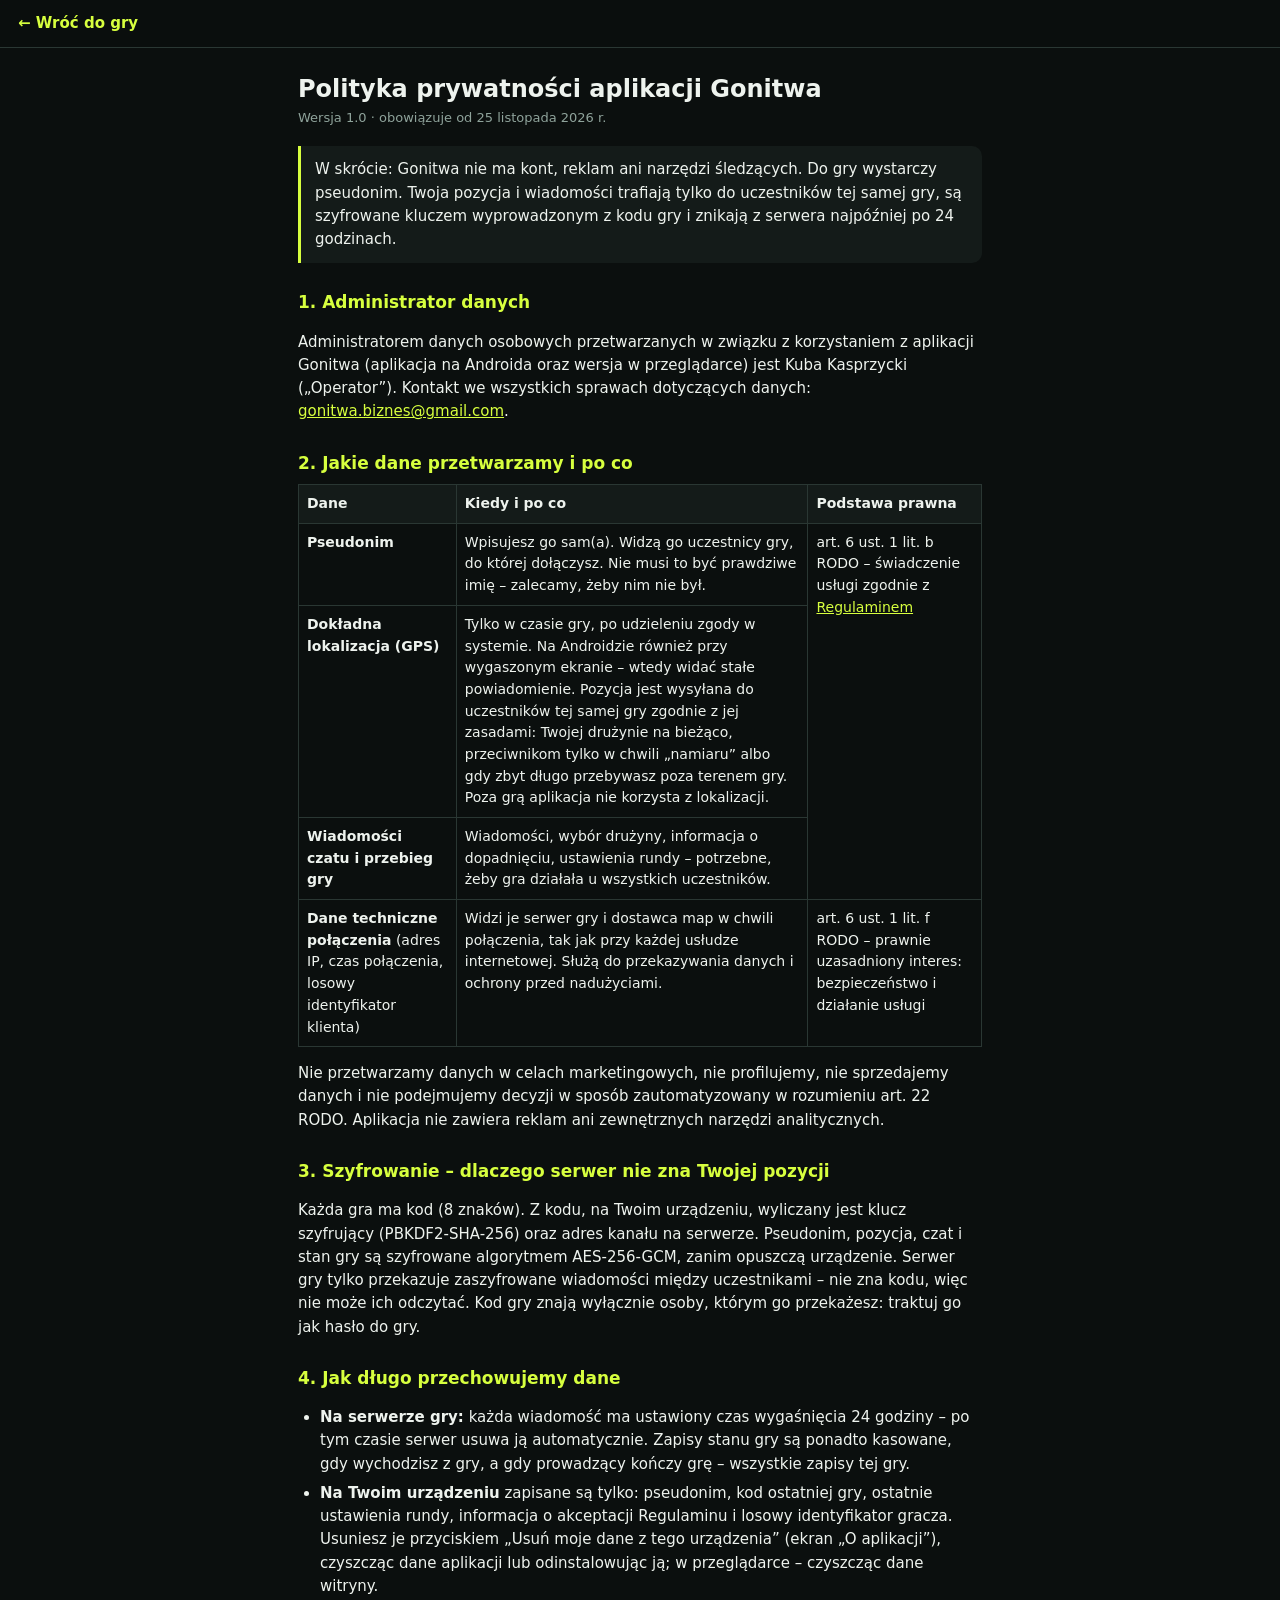
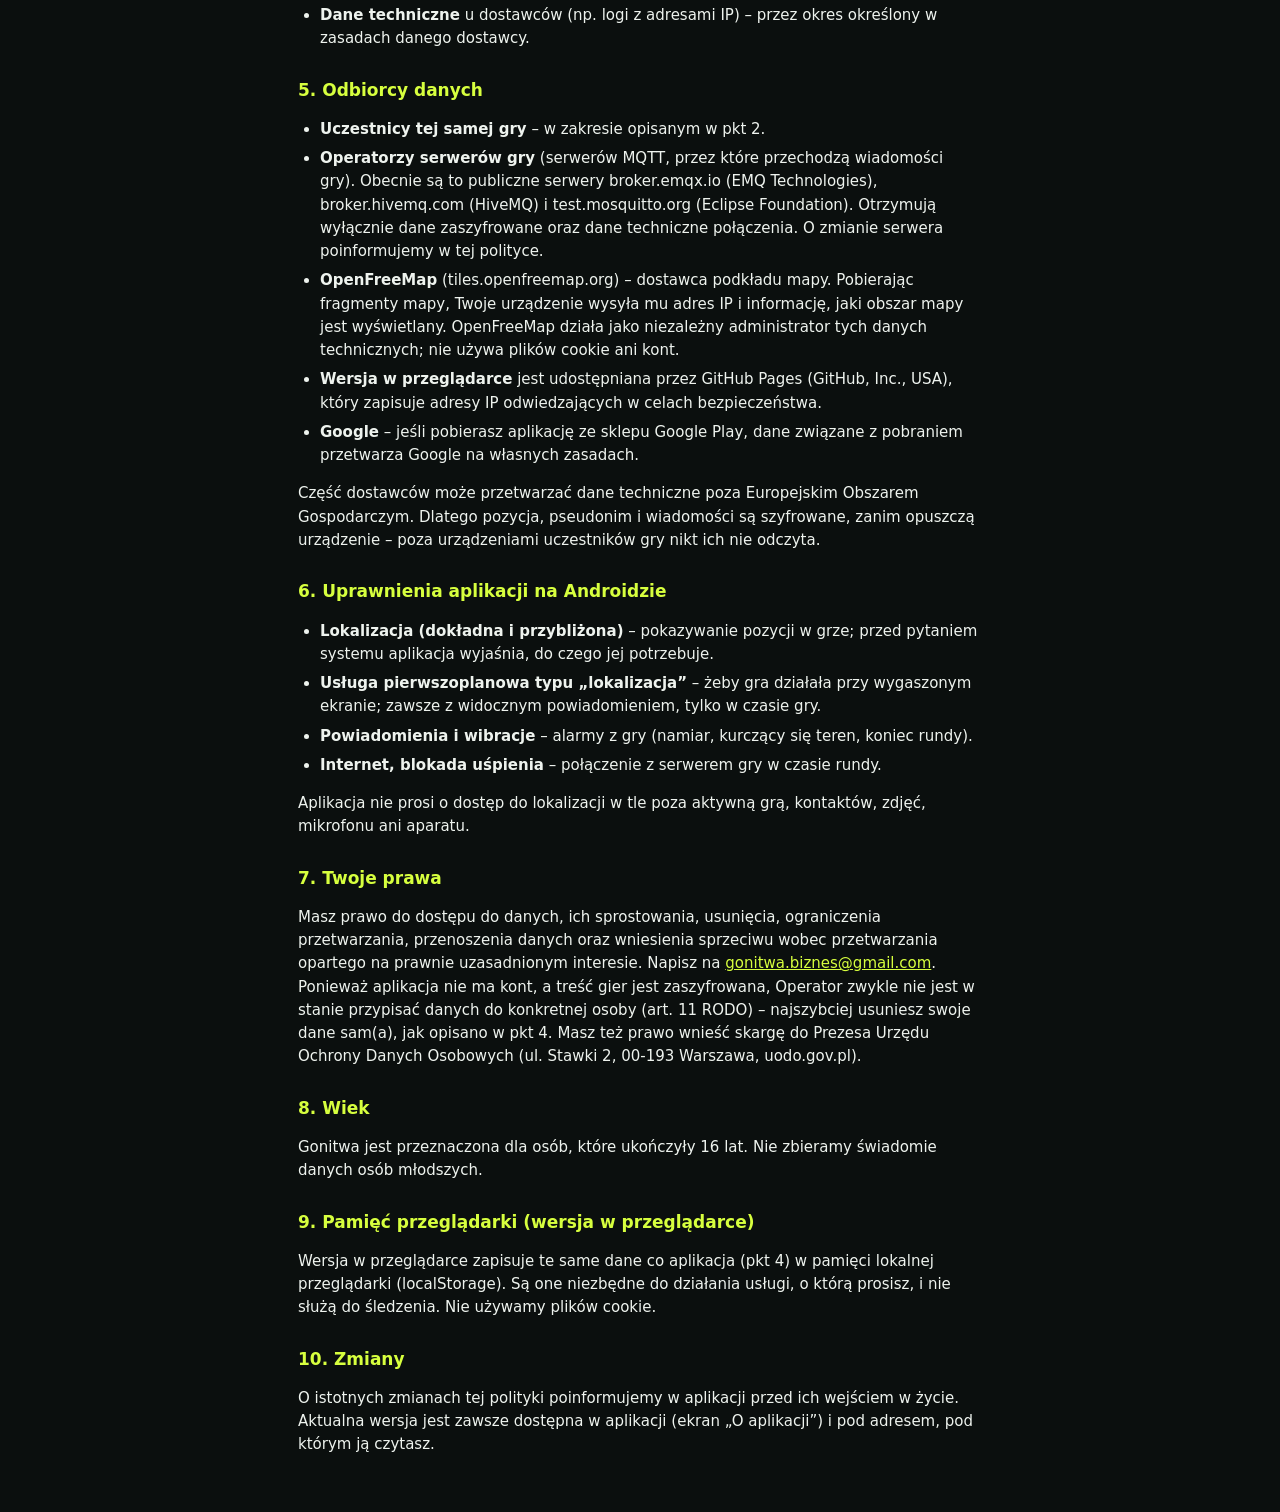
<file: legal/prywatnosc.html>
<!DOCTYPE html>
<html lang="pl">
<head>
<meta charset="utf-8">
<meta name="viewport" content="width=device-width, initial-scale=1, viewport-fit=cover">
<title>Polityka prywatności – Gonitwa</title>
<meta name="theme-color" content="#0b0f0e">
<link rel="stylesheet" href="doc.css">
</head>
<body>
<nav><a href="../index.html" class="back" onclick="if (history.length > 1) { history.back(); return false; } window.close(); return true;">← Wróć do gry</a></nav>
<main>
<h1>Polityka prywatności aplikacji Gonitwa</h1>
<p class="meta">Wersja 1.0 · obowiązuje od 25 listopada 2026 r.</p>

<p class="lead">W skrócie: Gonitwa nie ma kont, reklam ani narzędzi śledzących. Do gry wystarczy pseudonim. Twoja pozycja i wiadomości trafiają tylko do uczestników tej samej gry, są szyfrowane kluczem wyprowadzonym z kodu gry i znikają z serwera najpóźniej po 24 godzinach.</p>

<h2>1. Administrator danych</h2>
<p>Administratorem danych osobowych przetwarzanych w związku z korzystaniem z aplikacji Gonitwa (aplikacja na Androida oraz wersja w przeglądarce) jest Kuba Kasprzycki („Operator”). Kontakt we wszystkich sprawach dotyczących danych: <a href="mailto:gonitwa.biznes@gmail.com">gonitwa.biznes@gmail.com</a>.</p>

<h2>2. Jakie dane przetwarzamy i po co</h2>
<table>
<tr><th>Dane</th><th>Kiedy i po co</th><th>Podstawa prawna</th></tr>
<tr><td><b>Pseudonim</b></td><td>Wpisujesz go sam(a). Widzą go uczestnicy gry, do której dołączysz. Nie musi to być prawdziwe imię – zalecamy, żeby nim nie był.</td><td rowspan="3">art. 6 ust. 1 lit. b RODO – świadczenie usługi zgodnie z <a href="regulamin.html">Regulaminem</a></td></tr>
<tr><td><b>Dokładna lokalizacja (GPS)</b></td><td>Tylko w czasie gry, po udzieleniu zgody w systemie. Na Androidzie również przy wygaszonym ekranie – wtedy widać stałe powiadomienie. Pozycja jest wysyłana do uczestników tej samej gry zgodnie z jej zasadami: Twojej drużynie na bieżąco, przeciwnikom tylko w chwili „namiaru” albo gdy zbyt długo przebywasz poza terenem gry. Poza grą aplikacja nie korzysta z lokalizacji.</td></tr>
<tr><td><b>Wiadomości czatu i przebieg gry</b></td><td>Wiadomości, wybór drużyny, informacja o dopadnięciu, ustawienia rundy – potrzebne, żeby gra działała u wszystkich uczestników.</td></tr>
<tr><td><b>Dane techniczne połączenia</b> (adres IP, czas połączenia, losowy identyfikator klienta)</td><td>Widzi je serwer gry i dostawca map w chwili połączenia, tak jak przy każdej usłudze internetowej. Służą do przekazywania danych i ochrony przed nadużyciami.</td><td>art. 6 ust. 1 lit. f RODO – prawnie uzasadniony interes: bezpieczeństwo i działanie usługi</td></tr>
</table>
<p>Nie przetwarzamy danych w celach marketingowych, nie profilujemy, nie sprzedajemy danych i nie podejmujemy decyzji w sposób zautomatyzowany w rozumieniu art. 22 RODO. Aplikacja nie zawiera reklam ani zewnętrznych narzędzi analitycznych.</p>

<h2>3. Szyfrowanie – dlaczego serwer nie zna Twojej pozycji</h2>
<p>Każda gra ma kod (8 znaków). Z kodu, na Twoim urządzeniu, wyliczany jest klucz szyfrujący (PBKDF2-SHA-256) oraz adres kanału na serwerze. Pseudonim, pozycja, czat i stan gry są szyfrowane algorytmem AES-256-GCM, zanim opuszczą urządzenie. Serwer gry tylko przekazuje zaszyfrowane wiadomości między uczestnikami – nie zna kodu, więc nie może ich odczytać. Kod gry znają wyłącznie osoby, którym go przekażesz: traktuj go jak hasło do gry.</p>

<h2>4. Jak długo przechowujemy dane</h2>
<ul>
<li><b>Na serwerze gry:</b> każda wiadomość ma ustawiony czas wygaśnięcia 24 godziny – po tym czasie serwer usuwa ją automatycznie. Zapisy stanu gry są ponadto kasowane, gdy wychodzisz z gry, a gdy prowadzący kończy grę – wszystkie zapisy tej gry.</li>
<li><b>Na Twoim urządzeniu</b> zapisane są tylko: pseudonim, kod ostatniej gry, ostatnie ustawienia rundy, informacja o akceptacji Regulaminu i losowy identyfikator gracza. Usuniesz je przyciskiem „Usuń moje dane z tego urządzenia” (ekran „O aplikacji”), czyszcząc dane aplikacji lub odinstalowując ją; w przeglądarce – czyszcząc dane witryny.</li>
<li><b>Dane techniczne</b> u dostawców (np. logi z adresami IP) – przez okres określony w zasadach danego dostawcy.</li>
</ul>

<h2>5. Odbiorcy danych</h2>
<ul>
<li><b>Uczestnicy tej samej gry</b> – w zakresie opisanym w pkt 2.</li>
<li><b>Operatorzy serwerów gry</b> (serwerów MQTT, przez które przechodzą wiadomości gry). Obecnie są to publiczne serwery broker.emqx.io (EMQ Technologies), broker.hivemq.com (HiveMQ) i test.mosquitto.org (Eclipse Foundation). Otrzymują wyłącznie dane zaszyfrowane oraz dane techniczne połączenia. O zmianie serwera poinformujemy w tej polityce.</li>
<li><b>OpenFreeMap</b> (tiles.openfreemap.org) – dostawca podkładu mapy. Pobierając fragmenty mapy, Twoje urządzenie wysyła mu adres IP i informację, jaki obszar mapy jest wyświetlany. OpenFreeMap działa jako niezależny administrator tych danych technicznych; nie używa plików cookie ani kont.</li>
<li><b>Wersja w przeglądarce</b> jest udostępniana przez GitHub Pages (GitHub, Inc., USA), który zapisuje adresy IP odwiedzających w celach bezpieczeństwa.</li>
<li><b>Google</b> – jeśli pobierasz aplikację ze sklepu Google Play, dane związane z pobraniem przetwarza Google na własnych zasadach.</li>
</ul>
<p>Część dostawców może przetwarzać dane techniczne poza Europejskim Obszarem Gospodarczym. Dlatego pozycja, pseudonim i wiadomości są szyfrowane, zanim opuszczą urządzenie – poza urządzeniami uczestników gry nikt ich nie odczyta.</p>

<h2>6. Uprawnienia aplikacji na Androidzie</h2>
<ul>
<li><b>Lokalizacja (dokładna i przybliżona)</b> – pokazywanie pozycji w grze; przed pytaniem systemu aplikacja wyjaśnia, do czego jej potrzebuje.</li>
<li><b>Usługa pierwszoplanowa typu „lokalizacja”</b> – żeby gra działała przy wygaszonym ekranie; zawsze z widocznym powiadomieniem, tylko w czasie gry.</li>
<li><b>Powiadomienia i wibracje</b> – alarmy z gry (namiar, kurczący się teren, koniec rundy).</li>
<li><b>Internet, blokada uśpienia</b> – połączenie z serwerem gry w czasie rundy.</li>
</ul>
<p>Aplikacja nie prosi o dostęp do lokalizacji w tle poza aktywną grą, kontaktów, zdjęć, mikrofonu ani aparatu.</p>

<h2>7. Twoje prawa</h2>
<p>Masz prawo do dostępu do danych, ich sprostowania, usunięcia, ograniczenia przetwarzania, przenoszenia danych oraz wniesienia sprzeciwu wobec przetwarzania opartego na prawnie uzasadnionym interesie. Napisz na <a href="mailto:gonitwa.biznes@gmail.com">gonitwa.biznes@gmail.com</a>. Ponieważ aplikacja nie ma kont, a treść gier jest zaszyfrowana, Operator zwykle nie jest w stanie przypisać danych do konkretnej osoby (art. 11 RODO) – najszybciej usuniesz swoje dane sam(a), jak opisano w pkt 4. Masz też prawo wnieść skargę do Prezesa Urzędu Ochrony Danych Osobowych (ul. Stawki 2, 00-193 Warszawa, uodo.gov.pl).</p>

<h2>8. Wiek</h2>
<p>Gonitwa jest przeznaczona dla osób, które ukończyły 16 lat. Nie zbieramy świadomie danych osób młodszych.</p>

<h2>9. Pamięć przeglądarki (wersja w przeglądarce)</h2>
<p>Wersja w przeglądarce zapisuje te same dane co aplikacja (pkt 4) w pamięci lokalnej przeglądarki (localStorage). Są one niezbędne do działania usługi, o którą prosisz, i nie służą do śledzenia. Nie używamy plików cookie.</p>

<h2>10. Zmiany</h2>
<p>O istotnych zmianach tej polityki poinformujemy w aplikacji przed ich wejściem w życie. Aktualna wersja jest zawsze dostępna w aplikacji (ekran „O aplikacji”) i pod adresem, pod którym ją czytasz.</p>
</main>
</body>
</html>
</file>
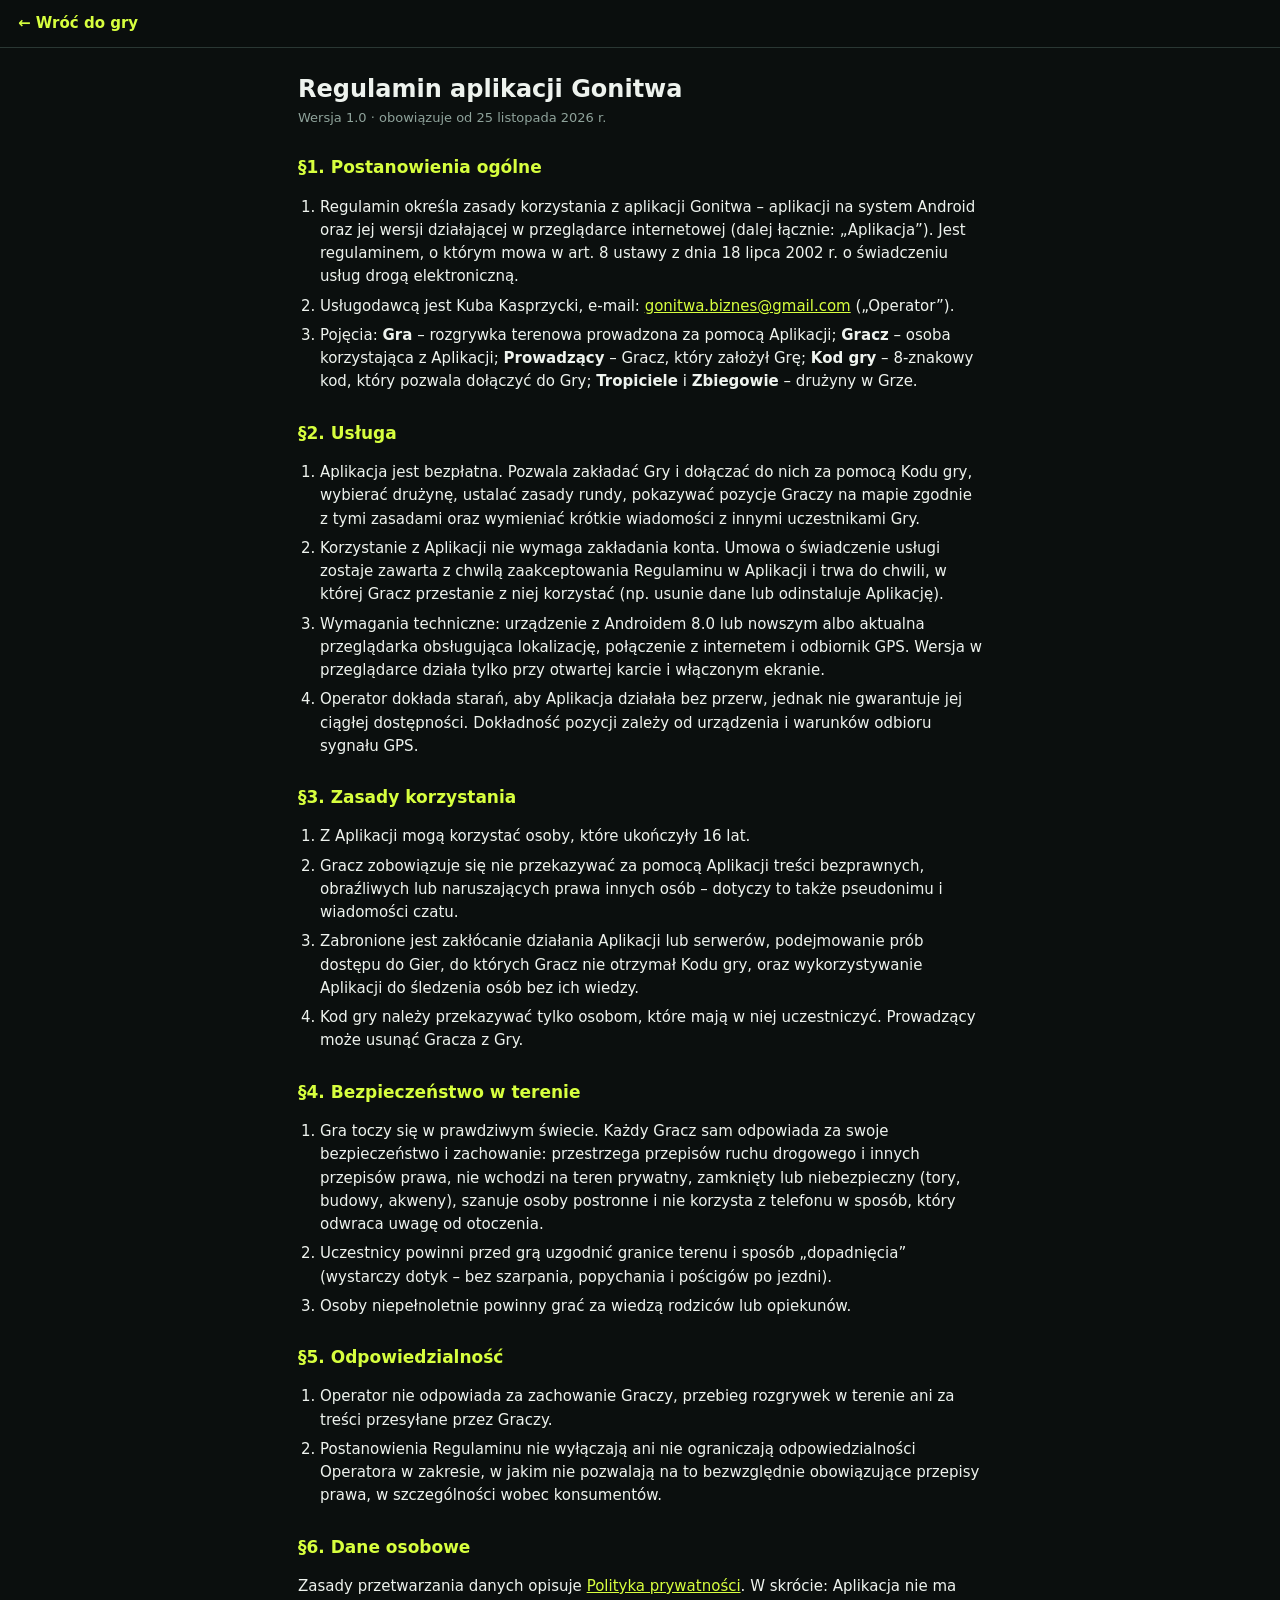
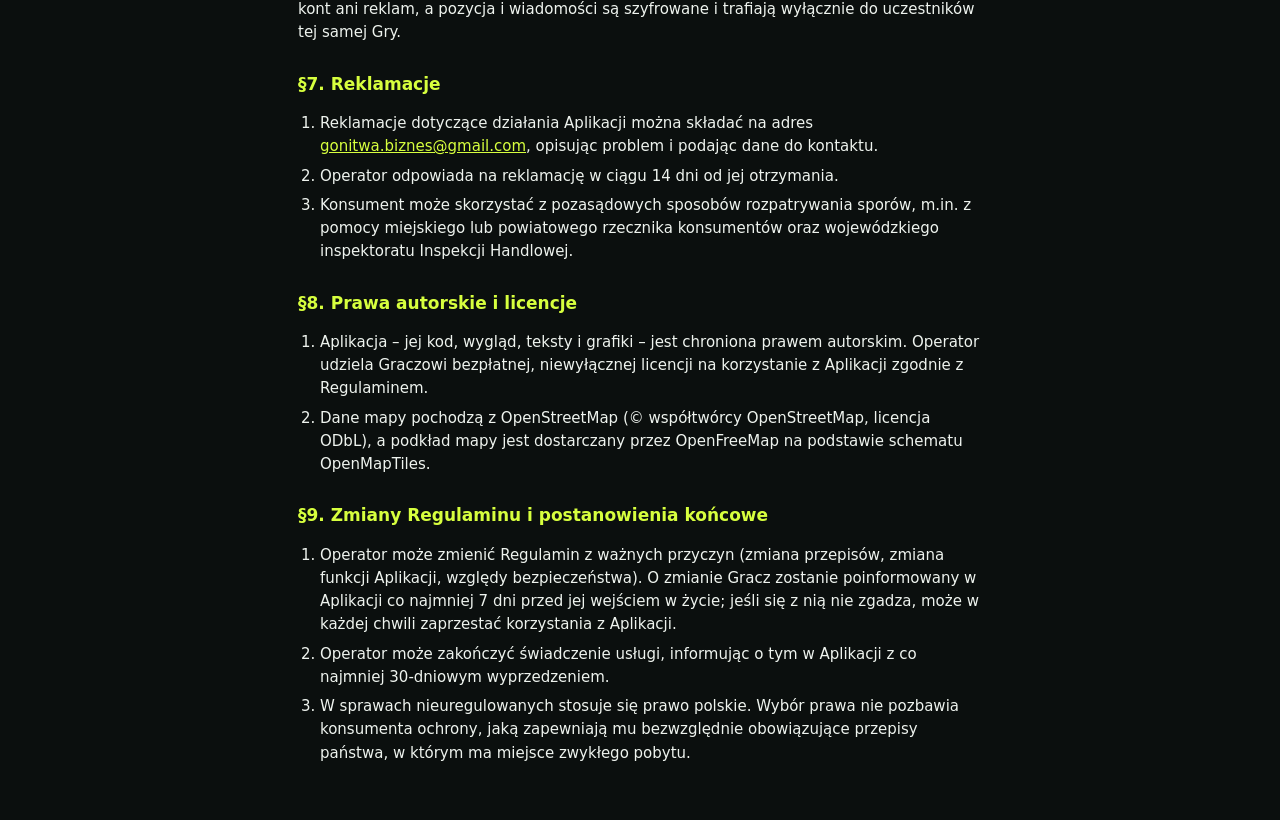
<file: legal/regulamin.html>
<!DOCTYPE html>
<html lang="pl">
<head>
<meta charset="utf-8">
<meta name="viewport" content="width=device-width, initial-scale=1, viewport-fit=cover">
<title>Regulamin – Gonitwa</title>
<meta name="theme-color" content="#0b0f0e">
<link rel="stylesheet" href="doc.css">
</head>
<body>
<nav><a href="../index.html" class="back" onclick="if (history.length > 1) { history.back(); return false; } window.close(); return true;">← Wróć do gry</a></nav>
<main>
<h1>Regulamin aplikacji Gonitwa</h1>
<p class="meta">Wersja 1.0 · obowiązuje od 25 listopada 2026 r.</p>

<h2>§1. Postanowienia ogólne</h2>
<ol>
<li>Regulamin określa zasady korzystania z aplikacji Gonitwa – aplikacji na system Android oraz jej wersji działającej w przeglądarce internetowej (dalej łącznie: „Aplikacja”). Jest regulaminem, o którym mowa w art. 8 ustawy z dnia 18 lipca 2002 r. o świadczeniu usług drogą elektroniczną.</li>
<li>Usługodawcą jest Kuba Kasprzycki, e-mail: <a href="mailto:gonitwa.biznes@gmail.com">gonitwa.biznes@gmail.com</a> („Operator”).</li>
<li>Pojęcia: <b>Gra</b> – rozgrywka terenowa prowadzona za pomocą Aplikacji; <b>Gracz</b> – osoba korzystająca z Aplikacji; <b>Prowadzący</b> – Gracz, który założył Grę; <b>Kod gry</b> – 8-znakowy kod, który pozwala dołączyć do Gry; <b>Tropiciele</b> i <b>Zbiegowie</b> – drużyny w Grze.</li>
</ol>

<h2>§2. Usługa</h2>
<ol>
<li>Aplikacja jest bezpłatna. Pozwala zakładać Gry i dołączać do nich za pomocą Kodu gry, wybierać drużynę, ustalać zasady rundy, pokazywać pozycje Graczy na mapie zgodnie z tymi zasadami oraz wymieniać krótkie wiadomości z innymi uczestnikami Gry.</li>
<li>Korzystanie z Aplikacji nie wymaga zakładania konta. Umowa o świadczenie usługi zostaje zawarta z chwilą zaakceptowania Regulaminu w Aplikacji i trwa do chwili, w której Gracz przestanie z niej korzystać (np. usunie dane lub odinstaluje Aplikację).</li>
<li>Wymagania techniczne: urządzenie z Androidem 8.0 lub nowszym albo aktualna przeglądarka obsługująca lokalizację, połączenie z internetem i odbiornik GPS. Wersja w przeglądarce działa tylko przy otwartej karcie i włączonym ekranie.</li>
<li>Operator dokłada starań, aby Aplikacja działała bez przerw, jednak nie gwarantuje jej ciągłej dostępności. Dokładność pozycji zależy od urządzenia i warunków odbioru sygnału GPS.</li>
</ol>

<h2>§3. Zasady korzystania</h2>
<ol>
<li>Z Aplikacji mogą korzystać osoby, które ukończyły 16 lat.</li>
<li>Gracz zobowiązuje się nie przekazywać za pomocą Aplikacji treści bezprawnych, obraźliwych lub naruszających prawa innych osób – dotyczy to także pseudonimu i wiadomości czatu.</li>
<li>Zabronione jest zakłócanie działania Aplikacji lub serwerów, podejmowanie prób dostępu do Gier, do których Gracz nie otrzymał Kodu gry, oraz wykorzystywanie Aplikacji do śledzenia osób bez ich wiedzy.</li>
<li>Kod gry należy przekazywać tylko osobom, które mają w niej uczestniczyć. Prowadzący może usunąć Gracza z Gry.</li>
</ol>

<h2>§4. Bezpieczeństwo w terenie</h2>
<ol>
<li>Gra toczy się w prawdziwym świecie. Każdy Gracz sam odpowiada za swoje bezpieczeństwo i zachowanie: przestrzega przepisów ruchu drogowego i innych przepisów prawa, nie wchodzi na teren prywatny, zamknięty lub niebezpieczny (tory, budowy, akweny), szanuje osoby postronne i nie korzysta z telefonu w sposób, który odwraca uwagę od otoczenia.</li>
<li>Uczestnicy powinni przed grą uzgodnić granice terenu i sposób „dopadnięcia” (wystarczy dotyk – bez szarpania, popychania i pościgów po jezdni).</li>
<li>Osoby niepełnoletnie powinny grać za wiedzą rodziców lub opiekunów.</li>
</ol>

<h2>§5. Odpowiedzialność</h2>
<ol>
<li>Operator nie odpowiada za zachowanie Graczy, przebieg rozgrywek w terenie ani za treści przesyłane przez Graczy.</li>
<li>Postanowienia Regulaminu nie wyłączają ani nie ograniczają odpowiedzialności Operatora w zakresie, w jakim nie pozwalają na to bezwzględnie obowiązujące przepisy prawa, w szczególności wobec konsumentów.</li>
</ol>

<h2>§6. Dane osobowe</h2>
<p>Zasady przetwarzania danych opisuje <a href="prywatnosc.html">Polityka prywatności</a>. W skrócie: Aplikacja nie ma kont ani reklam, a pozycja i wiadomości są szyfrowane i trafiają wyłącznie do uczestników tej samej Gry.</p>

<h2>§7. Reklamacje</h2>
<ol>
<li>Reklamacje dotyczące działania Aplikacji można składać na adres <a href="mailto:gonitwa.biznes@gmail.com">gonitwa.biznes@gmail.com</a>, opisując problem i podając dane do kontaktu.</li>
<li>Operator odpowiada na reklamację w ciągu 14 dni od jej otrzymania.</li>
<li>Konsument może skorzystać z pozasądowych sposobów rozpatrywania sporów, m.in. z pomocy miejskiego lub powiatowego rzecznika konsumentów oraz wojewódzkiego inspektoratu Inspekcji Handlowej.</li>
</ol>

<h2>§8. Prawa autorskie i licencje</h2>
<ol>
<li>Aplikacja – jej kod, wygląd, teksty i grafiki – jest chroniona prawem autorskim. Operator udziela Graczowi bezpłatnej, niewyłącznej licencji na korzystanie z Aplikacji zgodnie z Regulaminem.</li>
<li>Dane mapy pochodzą z OpenStreetMap (© współtwórcy OpenStreetMap, licencja ODbL), a podkład mapy jest dostarczany przez OpenFreeMap na podstawie schematu OpenMapTiles.</li>
</ol>

<h2>§9. Zmiany Regulaminu i postanowienia końcowe</h2>
<ol>
<li>Operator może zmienić Regulamin z ważnych przyczyn (zmiana przepisów, zmiana funkcji Aplikacji, względy bezpieczeństwa). O zmianie Gracz zostanie poinformowany w Aplikacji co najmniej 7 dni przed jej wejściem w życie; jeśli się z nią nie zgadza, może w każdej chwili zaprzestać korzystania z Aplikacji.</li>
<li>Operator może zakończyć świadczenie usługi, informując o tym w Aplikacji z co najmniej 30-dniowym wyprzedzeniem.</li>
<li>W sprawach nieuregulowanych stosuje się prawo polskie. Wybór prawa nie pozbawia konsumenta ochrony, jaką zapewniają mu bezwzględnie obowiązujące przepisy państwa, w którym ma miejsce zwykłego pobytu.</li>
</ol>
</main>
</body>
</html>
</file>
<file: legal/doc.css>
:root { --bg: #0b0f0e; --panel: #141b19; --line: #2a3733; --text: #eef3ee; --dim: #8fa39b; --acid: #d7ff3e; }
* { box-sizing: border-box; }
html, body { margin: 0; background: var(--bg); color: var(--text); font: 15px/1.55 Roboto, system-ui, sans-serif; }
nav { position: sticky; top: 0; background: rgba(11,15,14,.95); border-bottom: 1px solid var(--line);
  padding: calc(12px + env(safe-area-inset-top)) 18px 12px; }
.back { color: var(--acid); text-decoration: none; font-weight: 600; }
main { max-width: 720px; margin: 0 auto; padding: 8px 18px calc(40px + env(safe-area-inset-bottom)); }
h1 { font-size: 24px; line-height: 1.25; margin: 18px 0 4px; }
h2 { font-size: 17px; margin: 26px 0 8px; color: var(--acid); }
.meta { color: var(--dim); margin: 0 0 18px; font-size: 13px; }
.lead { background: var(--panel); border-left: 3px solid var(--acid); padding: 12px 14px; border-radius: 0 10px 10px 0; }
a { color: var(--acid); }
ol, ul { padding-left: 22px; } li { margin: 6px 0; }
table { width: 100%; border-collapse: collapse; font-size: 14px; margin: 8px 0; }
th, td { border: 1px solid var(--line); padding: 8px; vertical-align: top; text-align: left; }
th { background: var(--panel); }
.fill { background: rgba(215,255,62,.16); color: var(--acid); border-radius: 4px; padding: 0 3px; }
</file>
